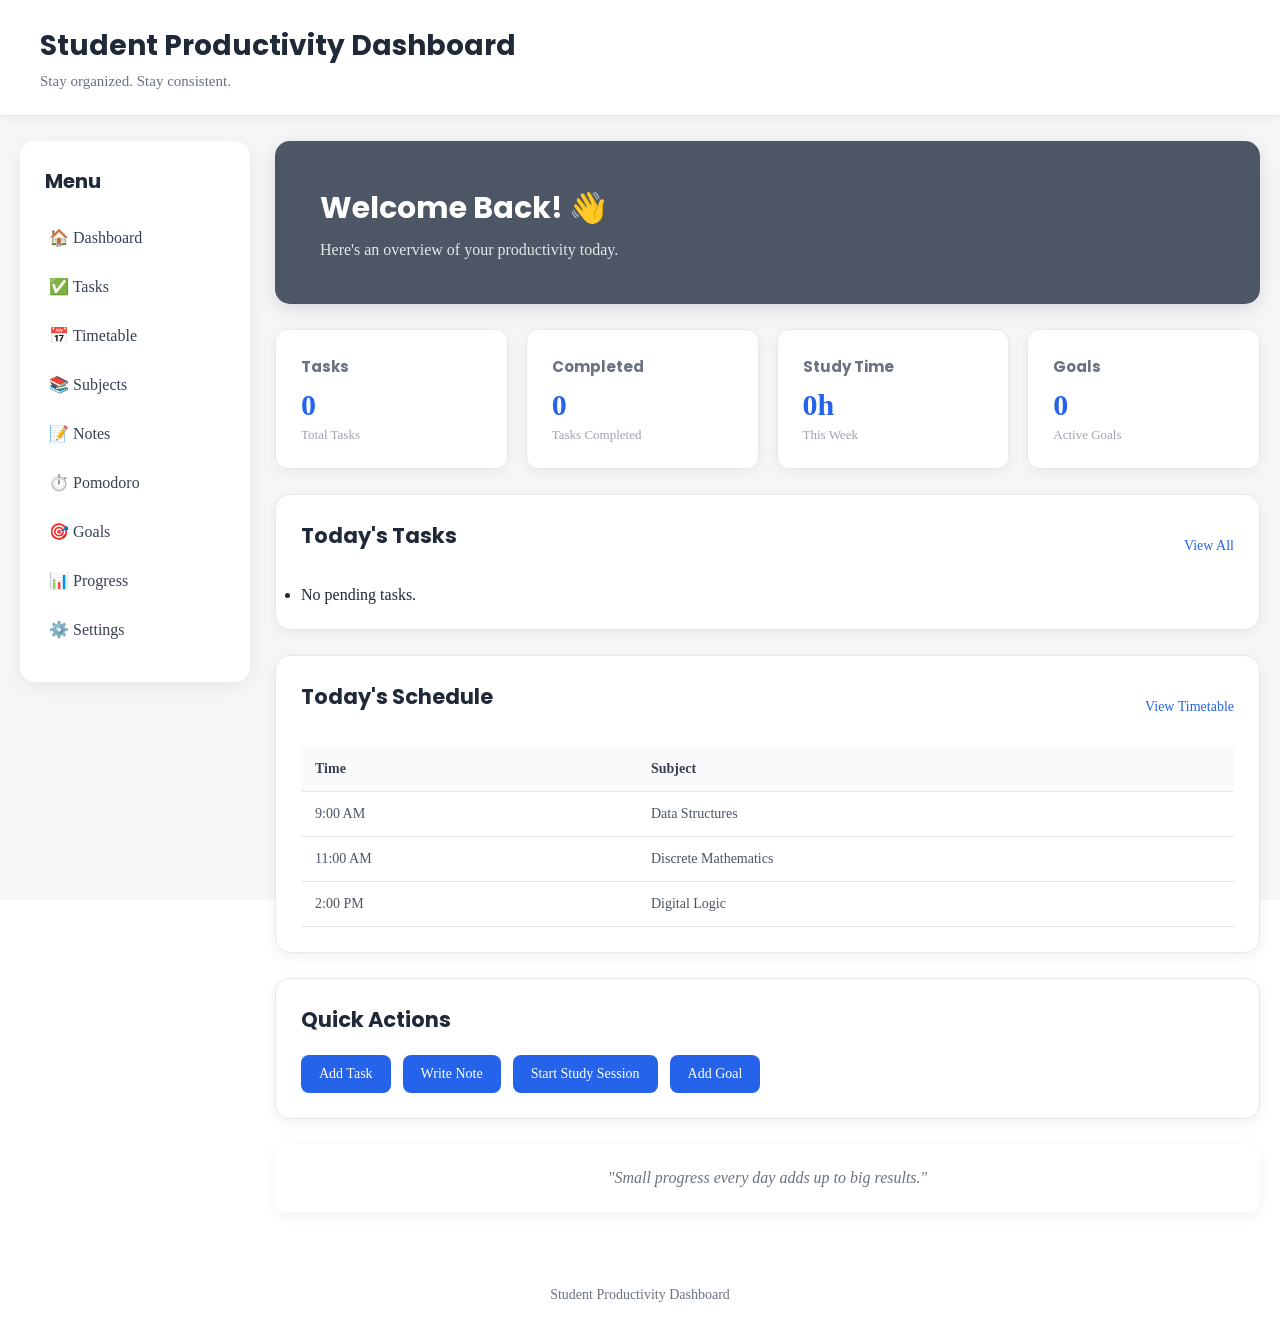
<file: index.html>
<!DOCTYPE html>
<html lang="en">

<head>
    <meta charset="UTF-8">
    <meta name="viewport" content="width=device-width, initial-scale=1.0">

    <title>Dashboard | Student Productivity</title>
<link rel="preconnect" href="https://fonts.googleapis.com">
<link rel="preconnect" href="https://fonts.gstatic.com" crossorigin>

<link
    href="https://fonts.googleapis.com/css2?family=Inter:wght@400;500;600;700;800&family=Poppins:wght@500;600;700&display=swap"
    rel="stylesheet"
>
    <link rel="stylesheet" href="style.css">
</head>

<body>

    <!-- ================= HEADER ================= -->

    <header>
        <h1>Student Productivity Dashboard</h1>
        <p>Stay organized. Stay consistent.</p>
    </header>


    <!-- ================= MAIN LAYOUT ================= -->

    <main>

        <!-- ================= SIDEBAR ================= -->

        <aside>

            <h2>Menu</h2>

            <nav>
                <ul>

                    <li>
                        <a href="index.html">🏠 Dashboard</a>
                    </li>

                    <li>
                        <a href="tasks.html">✅ Tasks</a>
                    </li>

                    <li>
                        <a href="timetable.html">📅 Timetable</a>
                    </li>

                    <li>
                        <a href="subjects.html">📚 Subjects</a>
                    </li>

                    <li>
                        <a href="notes.html">📝 Notes</a>
                    </li>

                    <li>
                        <a href="pomodoro.html">⏱️ Pomodoro</a>
                    </li>

                    <li>
                        <a href="goals.html">🎯 Goals</a>
                    </li>

                    <li>
                        <a href="progress.html">📊 Progress</a>
                    </li>

                    <li>
                        <a href="settings.html">⚙️ Settings</a>
                    </li>

                </ul>
            </nav>

        </aside>


        <!-- ================= DASHBOARD CONTENT ================= -->

        <section class="dashboard-content">


            <!-- Welcome -->

            <section class="welcome">

                <h2>Welcome Back! 👋</h2>

                <p>
                    Here's an overview of your productivity today.
                </p>

            </section>


            <!-- ================= SUMMARY CARDS ================= -->

            <section class="summary">

                <div class="card">

                    <h3>Tasks</h3>

                    <p id="totalTasks">0</p>

                    <span>Total Tasks</span>

                </div>


                <div class="card">

                    <h3>Completed</h3>

                    <p id="completedTasks">0</p>

                    <span>Tasks Completed</span>

                </div>


                <div class="card">

                    <h3>Study Time</h3>

                    <p id="studyTime">0h</p>

                    <span>This Week</span>

                </div>


                <div class="card">

                    <h3>Goals</h3>

                    <p id="totalGoals">0</p>

                    <span>Active Goals</span>

                </div>

            </section>


            <!-- ================= TODAY'S TASKS ================= -->

            <section class="dashboard-section">

                <div class="section-header">

                    <h2>Today's Tasks</h2>

                    <a href="tasks.html">View All</a>

                </div>


                <ul id="dashboardTaskList">

                    <li>No tasks for today.</li>

                </ul>

            </section>


            <!-- ================= TODAY'S TIMETABLE ================= -->

            <section class="dashboard-section">

                <div class="section-header">

                    <h2>Today's Schedule</h2>

                    <a href="timetable.html">View Timetable</a>

                </div>


                <table>

                    <thead>

                        <tr>
                            <th>Time</th>
                            <th>Subject</th>
                        </tr>

                    </thead>


                    <tbody>

                        <tr>
                            <td>9:00 AM</td>
                            <td>Data Structures</td>
                        </tr>

                        <tr>
                            <td>11:00 AM</td>
                            <td>Discrete Mathematics</td>
                        </tr>

                        <tr>
                            <td>2:00 PM</td>
                            <td>Digital Logic</td>
                        </tr>

                    </tbody>

                </table>

            </section>


            <!-- ================= QUICK ACTIONS ================= -->

            <section class="dashboard-section">

                <h2>Quick Actions</h2>


                <div class="quick-actions">

                    <a href="tasks.html">
                        <button>Add Task</button>
                    </a>

                    <a href="notes.html">
                        <button>Write Note</button>
                    </a>

                    <a href="pomodoro.html">
                        <button>Start Study Session</button>
                    </a>

                    <a href="goals.html">
                        <button>Add Goal</button>
                    </a>

                </div>

            </section>


            <!-- ================= MOTIVATION ================= -->

            <section class="quote">

                <p>
                    "Small progress every day adds up to big results."
                </p>

            </section>


        </section>

    </main>


    <!-- ================= FOOTER ================= -->

    <footer>

        <p>
            Student Productivity Dashboard
        </p>

    </footer>


    <!-- JavaScript -->

    <script src="app.js"></script>

</body>

</html>
</file>
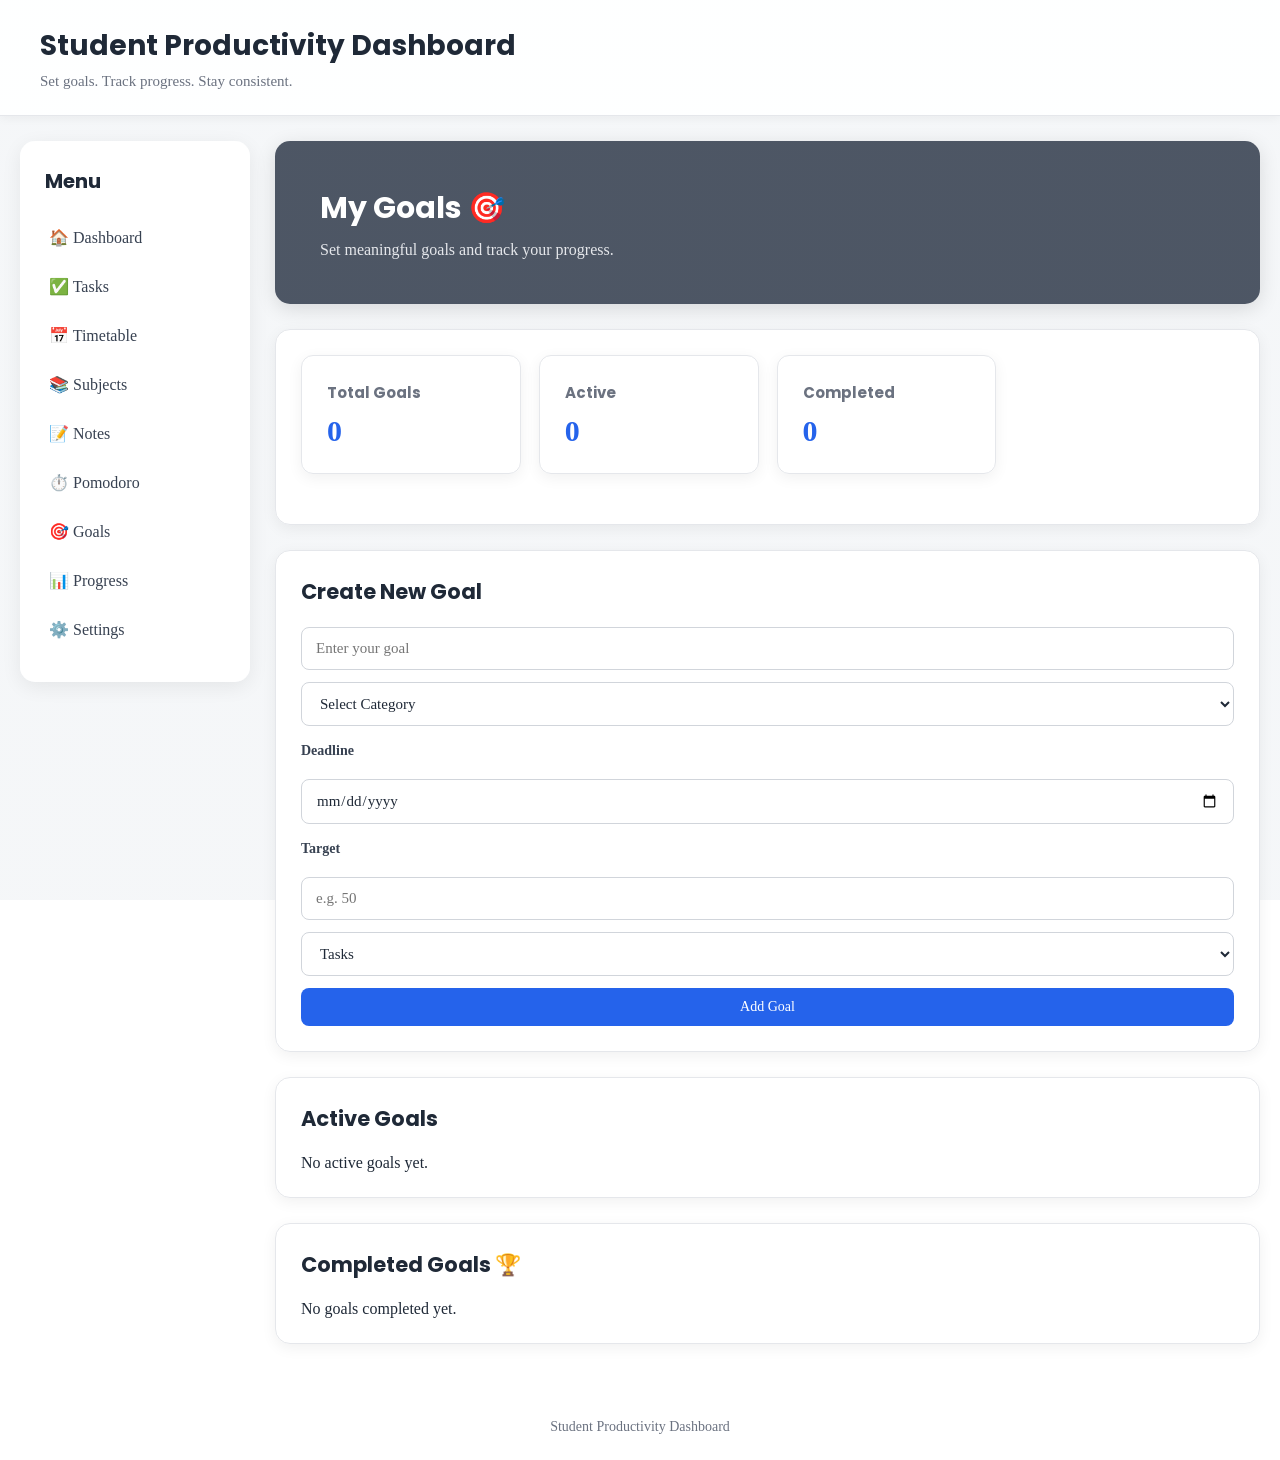
<file: goals.html>
<!DOCTYPE html>
<html lang="en">

<head>
    <meta charset="UTF-8">
    <meta name="viewport" content="width=device-width, initial-scale=1.0">

    <title>Goals | Student Productivity</title>
<link rel="preconnect" href="https://fonts.googleapis.com">
<link rel="preconnect" href="https://fonts.gstatic.com" crossorigin>

<link
    href="https://fonts.googleapis.com/css2?family=Inter:wght@400;500;600;700;800&family=Poppins:wght@500;600;700&display=swap"
    rel="stylesheet"
>
    <link rel="stylesheet" href="style.css">
</head>

<body>

    <!-- ================= HEADER ================= -->

    <header>
        <h1>Student Productivity Dashboard</h1>
        <p>Set goals. Track progress. Stay consistent.</p>
    </header>


    <!-- ================= MAIN LAYOUT ================= -->

    <main>

        <!-- ================= SIDEBAR ================= -->

        <aside>

            <h2>Menu</h2>

            <nav>
                <ul>

                    <li>
                        <a href="index.html">🏠 Dashboard</a>
                    </li>

                    <li>
                        <a href="tasks.html">✅ Tasks</a>
                    </li>

                    <li>
                        <a href="timetable.html">📅 Timetable</a>
                    </li>

                    <li>
                        <a href="subjects.html">📚 Subjects</a>
                    </li>

                    <li>
                        <a href="notes.html">📝 Notes</a>
                    </li>

                    <li>
                        <a href="pomodoro.html">⏱️ Pomodoro</a>
                    </li>

                    <li>
                        <a href="goals.html">🎯 Goals</a>
                    </li>

                    <li>
                        <a href="progress.html">📊 Progress</a>
                    </li>

                    <li>
                        <a href="settings.html">⚙️ Settings</a>
                    </li>

                </ul>
            </nav>

        </aside>


        <!-- ================= GOALS CONTENT ================= -->

        <section class="dashboard-content">


            <!-- ================= PAGE HEADING ================= -->

            <section class="welcome">

                <h2>My Goals 🎯</h2>

                <p>
                    Set meaningful goals and track your progress.
                </p>

            </section>


            <!-- ================= GOAL SUMMARY ================= -->

            <section class="dashboard-section">

                <div class="summary">

                    <div class="card">

                        <h3>Total Goals</h3>

                        <p id="totalGoals">
                            0
                        </p>

                    </div>


                    <div class="card">

                        <h3>Active</h3>

                        <p id="activeGoals">
                            0
                        </p>

                    </div>


                    <div class="card">

                        <h3>Completed</h3>

                        <p id="completedGoals">
                            0
                        </p>

                    </div>

                </div>

            </section>


            <!-- ================= ADD GOAL ================= -->

            <section class="dashboard-section">

                <h2>Create New Goal</h2>

                <form id="goalForm">


                    <!-- Goal Name -->

                    <input
                        type="text"
                        id="goalTitle"
                        placeholder="Enter your goal"
                        required
                    >


                    <!-- Category -->

                    <select id="goalCategory" required>

                        <option value="">
                            Select Category
                        </option>

                        <option value="Academic">
                            📚 Academic
                        </option>

                        <option value="Coding">
                            💻 Coding
                        </option>

                        <option value="Personal">
                            🌱 Personal
                        </option>

                        <option value="Health">
                            🏃 Health
                        </option>

                    </select>


                    <!-- Deadline -->

                    <label for="goalDeadline">
                        Deadline
                    </label>

                    <input
                        type="date"
                        id="goalDeadline"
                        required
                    >


                    <!-- Target -->

                    <label for="goalTarget">
                        Target
                    </label>

                    <input
                        type="number"
                        id="goalTarget"
                        placeholder="e.g. 50"
                        min="1"
                        required
                    >


                    <!-- Unit -->

                    <select id="goalUnit">

                        <option value="tasks">
                            Tasks
                        </option>

                        <option value="hours">
                            Hours
                        </option>

                        <option value="sessions">
                            Study Sessions
                        </option>

                        <option value="problems">
                            Problems
                        </option>

                    </select>


                    <button type="submit">
                        Add Goal
                    </button>

                </form>

            </section>


            <!-- ================= ACTIVE GOALS ================= -->

            <section class="dashboard-section">

                <h2>Active Goals</h2>

                <div id="goalsContainer">


                    <!-- Sample Goal -->

                    <div class="goal-card">

                        <div class="goal-header">

                            <h3>
                                Complete 50 LeetCode Problems
                            </h3>

                            <span class="goal-category">
                                💻 Coding
                            </span>

                        </div>


                        <p>
                            Deadline:
                            <strong>30 August 2026</strong>
                        </p>


                        <!-- Progress -->

                        <div class="progress-container">

                            <div class="progress-bar">

                                <div
                                    class="progress-fill"
                                    style="width: 40%;">
                                </div>

                            </div>

                            <p>
                                20 / 50 problems
                            </p>

                        </div>


                        <!-- Actions -->

                        <div class="goal-actions">

                            <button class="update-goal">
                                Update Progress
                            </button>

                            <button class="complete-goal">
                                Mark Complete
                            </button>

                            <button class="delete-goal">
                                Delete
                            </button>

                        </div>

                    </div>


                </div>

            </section>


            <!-- ================= COMPLETED GOALS ================= -->

            <section class="dashboard-section">

                <h2>Completed Goals 🏆</h2>

                <div id="completedGoalsContainer">

                    <p>
                        No goals completed yet.
                    </p>

                </div>

            </section>


        </section>

    </main>


    <!-- ================= FOOTER ================= -->

    <footer>

        <p>
            Student Productivity Dashboard
        </p>

    </footer>


    <!-- ================= JAVASCRIPT ================= -->

    <script src="app.js"></script>

</body>

</html>
</file>
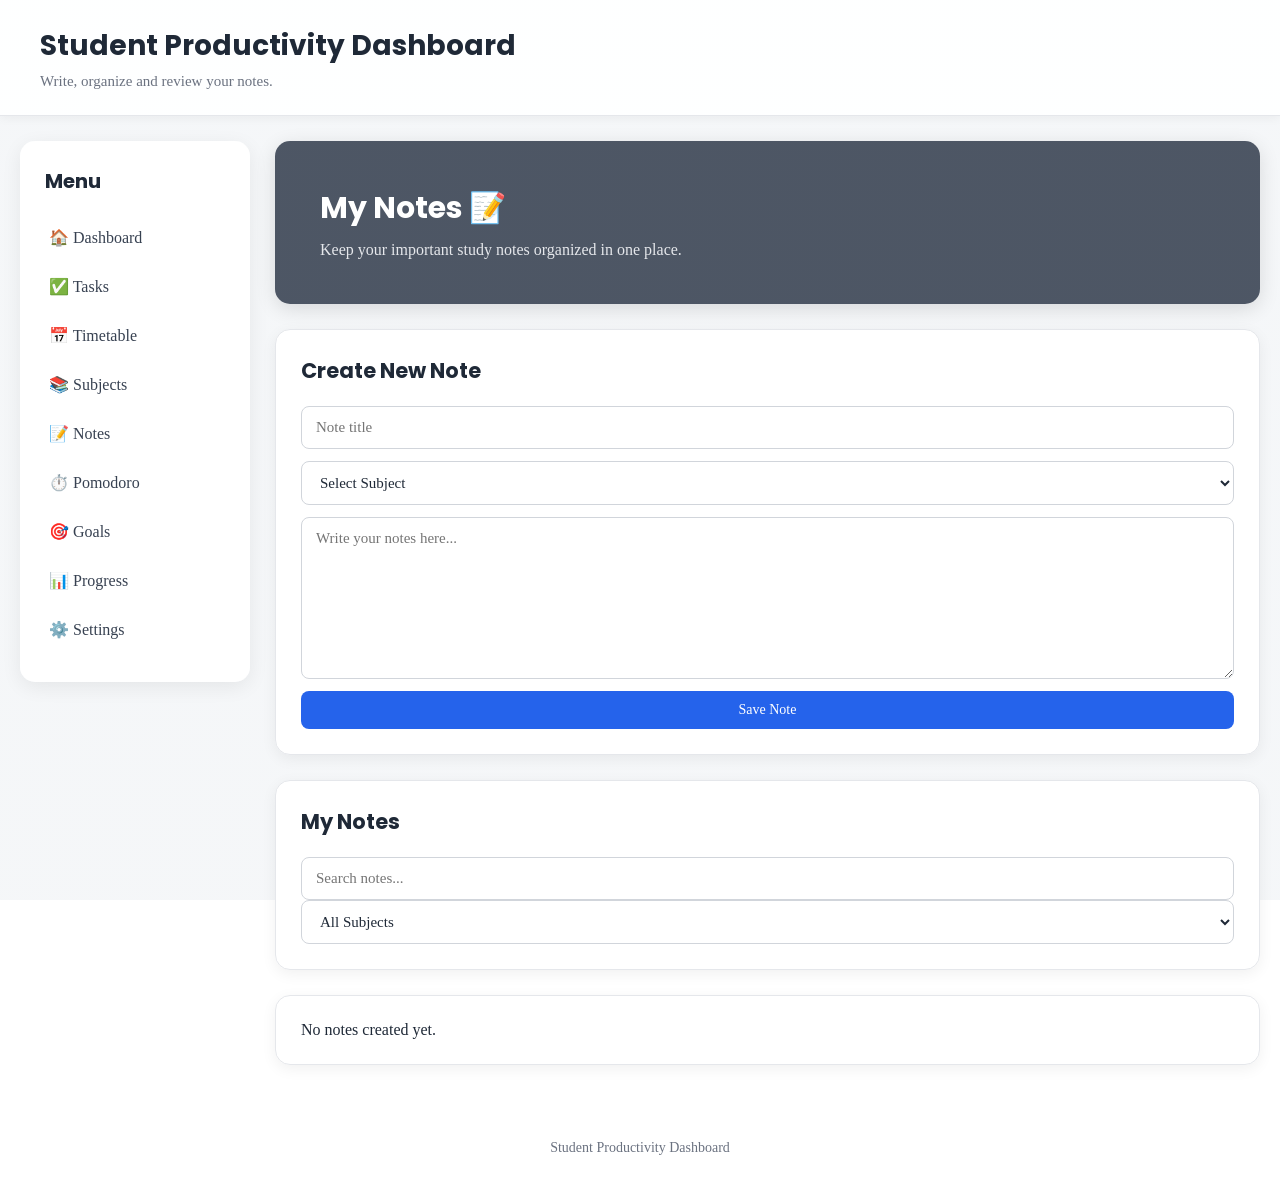
<file: notes.html>
<!DOCTYPE html>
<html lang="en">

<head>
    <meta charset="UTF-8">
    <meta name="viewport" content="width=device-width, initial-scale=1.0">

    <title>Notes | Student Productivity</title>
<link rel="preconnect" href="https://fonts.googleapis.com">
<link rel="preconnect" href="https://fonts.gstatic.com" crossorigin>

<link
    href="https://fonts.googleapis.com/css2?family=Inter:wght@400;500;600;700;800&family=Poppins:wght@500;600;700&display=swap"
    rel="stylesheet"
>
    <link rel="stylesheet" href="style.css">
</head>

<body>

    <!-- ================= HEADER ================= -->

    <header>
        <h1>Student Productivity Dashboard</h1>
        <p>Write, organize and review your notes.</p>
    </header>


    <!-- ================= MAIN LAYOUT ================= -->

    <main>

        <!-- ================= SIDEBAR ================= -->

        <aside>

            <h2>Menu</h2>

            <nav>
                <ul>

                    <li>
                        <a href="index.html">🏠 Dashboard</a>
                    </li>

                    <li>
                        <a href="tasks.html">✅ Tasks</a>
                    </li>

                    <li>
                        <a href="timetable.html">📅 Timetable</a>
                    </li>

                    <li>
                        <a href="subjects.html">📚 Subjects</a>
                    </li>

                    <li>
                        <a href="notes.html">📝 Notes</a>
                    </li>

                    <li>
                        <a href="pomodoro.html">⏱️ Pomodoro</a>
                    </li>

                    <li>
                        <a href="goals.html">🎯 Goals</a>
                    </li>

                    <li>
                        <a href="progress.html">📊 Progress</a>
                    </li>

                    <li>
                        <a href="settings.html">⚙️ Settings</a>
                    </li>

                </ul>
            </nav>

        </aside>


        <!-- ================= NOTES CONTENT ================= -->

        <section class="dashboard-content">


            <!-- Page Heading -->

            <section class="welcome">

                <h2>My Notes 📝</h2>

                <p>
                    Keep your important study notes organized in one place.
                </p>

            </section>


            <!-- ================= CREATE NOTE ================= -->

            <section class="dashboard-section">

                <h2>Create New Note</h2>

                <form id="noteForm">

                    <!-- Note Title -->

                    <input
                        type="text"
                        id="noteTitle"
                        placeholder="Note title"
                        required
                    >


                    <!-- Subject -->

                    <select id="noteSubject">

                        <option value="">
                            Select Subject
                        </option>

                        <option value="Data Structures">
                            Data Structures
                        </option>

                        <option value="Discrete Mathematics">
                            Discrete Mathematics
                        </option>

                        <option value="Digital Logic">
                            Digital Logic
                        </option>

                        <option value="Chemistry">
                            Chemistry
                        </option>

                        <option value="Environmental Science">
                            Environmental Science
                        </option>

                        <option value="English">
                            English
                        </option>

                    </select>


                    <!-- Note Content -->

                    <textarea
                        id="noteContent"
                        rows="8"
                        placeholder="Write your notes here..."
                        required
                    ></textarea>


                    <button type="submit">
                        Save Note
                    </button>

                </form>

            </section>


            <!-- ================= SEARCH NOTES ================= -->

            <section class="dashboard-section">

                <h2>My Notes</h2>

                <input
                    type="search"
                    id="noteSearch"
                    placeholder="Search notes..."
                >

                <select id="noteFilter">

                    <option value="all">
                        All Subjects
                    </option>

                    <option value="Data Structures">
                        Data Structures
                    </option>

                    <option value="Discrete Mathematics">
                        Discrete Mathematics
                    </option>

                    <option value="Digital Logic">
                        Digital Logic
                    </option>

                    <option value="Chemistry">
                        Chemistry
                    </option>

                    <option value="Environmental Science">
                        Environmental Science
                    </option>

                    <option value="English">
                        English
                    </option>

                </select>

            </section>


            <!-- ================= NOTES LIST ================= -->

            <section class="dashboard-section">

                <div id="notesContainer">

                    <!-- Notes will be added here using JavaScript -->

                    <div class="note-card">

                        <h3>Sample Note</h3>

                        <p>
                            Your saved notes will appear here.
                        </p>

                        <span>
                            Data Structures
                        </span>

                        <button class="delete-note">
                            Delete
                        </button>

                    </div>

                </div>

            </section>


        </section>

    </main>


    <!-- ================= FOOTER ================= -->

    <footer>

        <p>
            Student Productivity Dashboard
        </p>

    </footer>


    <!-- ================= JAVASCRIPT ================= -->

    <script src="app.js"></script>

</body>

</html>
</file>
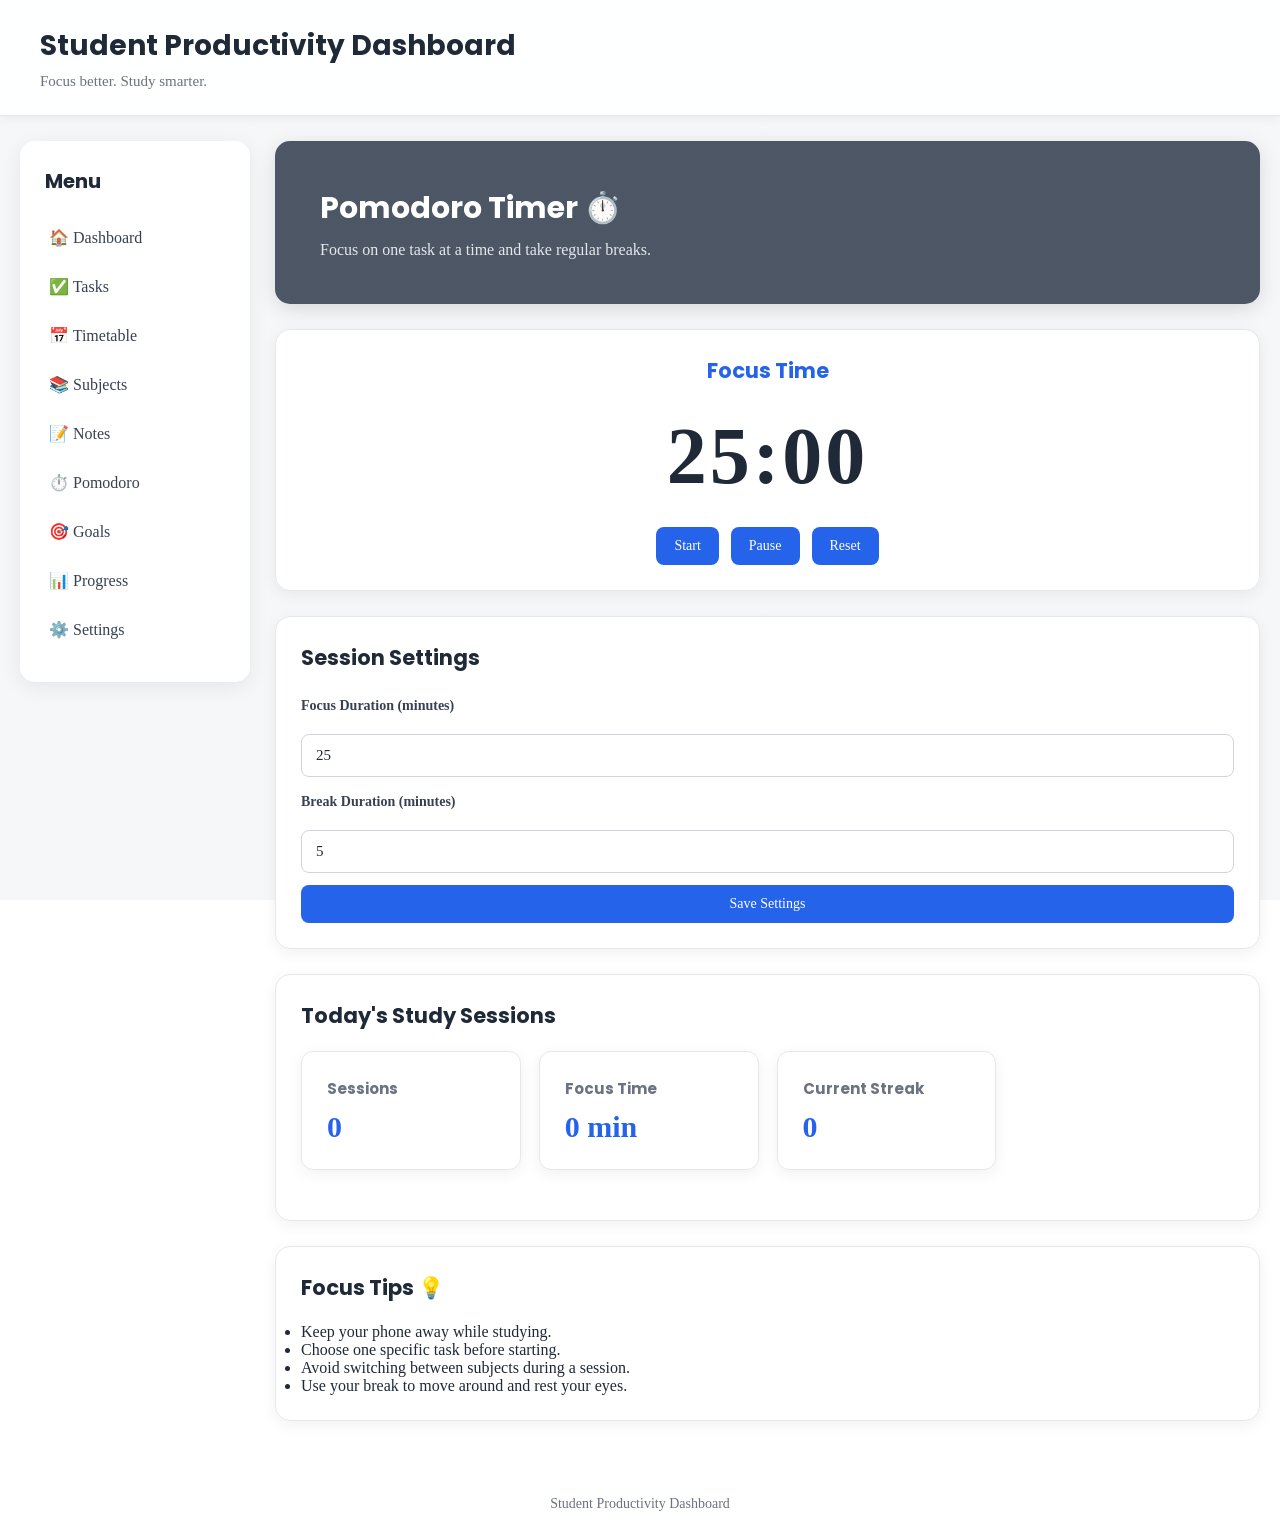
<file: pomodoro.html>
<!DOCTYPE html>
<html lang="en">

<head>
    <meta charset="UTF-8">
    <meta name="viewport" content="width=device-width, initial-scale=1.0">

    <title>Pomodoro | Student Productivity</title>
<link rel="preconnect" href="https://fonts.googleapis.com">
<link rel="preconnect" href="https://fonts.gstatic.com" crossorigin>

<link
    href="https://fonts.googleapis.com/css2?family=Inter:wght@400;500;600;700;800&family=Poppins:wght@500;600;700&display=swap"
    rel="stylesheet"
>
    <link rel="stylesheet" href="style.css">
</head>

<body>

    <!-- ================= HEADER ================= -->

    <header>
        <h1>Student Productivity Dashboard</h1>
        <p>Focus better. Study smarter.</p>
    </header>


    <!-- ================= MAIN LAYOUT ================= -->

    <main>

        <!-- ================= SIDEBAR ================= -->

        <aside>

            <h2>Menu</h2>

            <nav>
                <ul>

                    <li>
                        <a href="index.html">🏠 Dashboard</a>
                    </li>

                    <li>
                        <a href="tasks.html">✅ Tasks</a>
                    </li>

                    <li>
                        <a href="timetable.html">📅 Timetable</a>
                    </li>

                    <li>
                        <a href="subjects.html">📚 Subjects</a>
                    </li>

                    <li>
                        <a href="notes.html">📝 Notes</a>
                    </li>

                    <li>
                        <a href="pomodoro.html">⏱️ Pomodoro</a>
                    </li>

                    <li>
                        <a href="goals.html">🎯 Goals</a>
                    </li>

                    <li>
                        <a href="progress.html">📊 Progress</a>
                    </li>

                    <li>
                        <a href="settings.html">⚙️ Settings</a>
                    </li>

                </ul>
            </nav>

        </aside>


        <!-- ================= POMODORO CONTENT ================= -->

        <section class="dashboard-content">


            <!-- Page Heading -->

            <section class="welcome">

                <h2>Pomodoro Timer ⏱️</h2>

                <p>
                    Focus on one task at a time and take regular breaks.
                </p>

            </section>


            <!-- ================= TIMER ================= -->

            <section class="dashboard-section timer-section">

                <h2 id="timerMode">
                    Focus Time
                </h2>


                <div id="timerDisplay">
                    25:00
                </div>


                <!-- Timer Controls -->

                <div class="timer-controls">

                    <button id="startTimer">
                        Start
                    </button>

                    <button id="pauseTimer">
                        Pause
                    </button>

                    <button id="resetTimer">
                        Reset
                    </button>

                </div>

            </section>


            <!-- ================= SESSION SETTINGS ================= -->

            <section class="dashboard-section">

                <h2>Session Settings</h2>

                <form id="timerSettings">

                    <label for="focusDuration">
                        Focus Duration (minutes)
                    </label>

                    <input
                        type="number"
                        id="focusDuration"
                        value="25"
                        min="1"
                        max="120"
                    >


                    <label for="breakDuration">
                        Break Duration (minutes)
                    </label>

                    <input
                        type="number"
                        id="breakDuration"
                        value="5"
                        min="1"
                        max="60"
                    >


                    <button type="submit">
                        Save Settings
                    </button>

                </form>

            </section>


            <!-- ================= SESSION STATISTICS ================= -->

            <section class="dashboard-section">

                <h2>Today's Study Sessions</h2>

                <div class="summary">

                    <div class="card">

                        <h3>Sessions</h3>

                        <p id="sessionCount">
                            0
                        </p>

                    </div>


                    <div class="card">

                        <h3>Focus Time</h3>

                        <p id="focusTime">
                            0 min
                        </p>

                    </div>


                    <div class="card">

                        <h3>Current Streak</h3>

                        <p id="studyStreak">
                            0
                        </p>

                    </div>

                </div>

            </section>


            <!-- ================= STUDY TIPS ================= -->

            <section class="dashboard-section">

                <h2>Focus Tips 💡</h2>

                <ul>

                    <li>
                        Keep your phone away while studying.
                    </li>

                    <li>
                        Choose one specific task before starting.
                    </li>

                    <li>
                        Avoid switching between subjects during a session.
                    </li>

                    <li>
                        Use your break to move around and rest your eyes.
                    </li>

                </ul>

            </section>


        </section>

    </main>


    <!-- ================= FOOTER ================= -->

    <footer>

        <p>
            Student Productivity Dashboard
        </p>

    </footer>


    <!-- ================= JAVASCRIPT ================= -->

    <script src="app.js"></script>

</body>

</html>
</file>
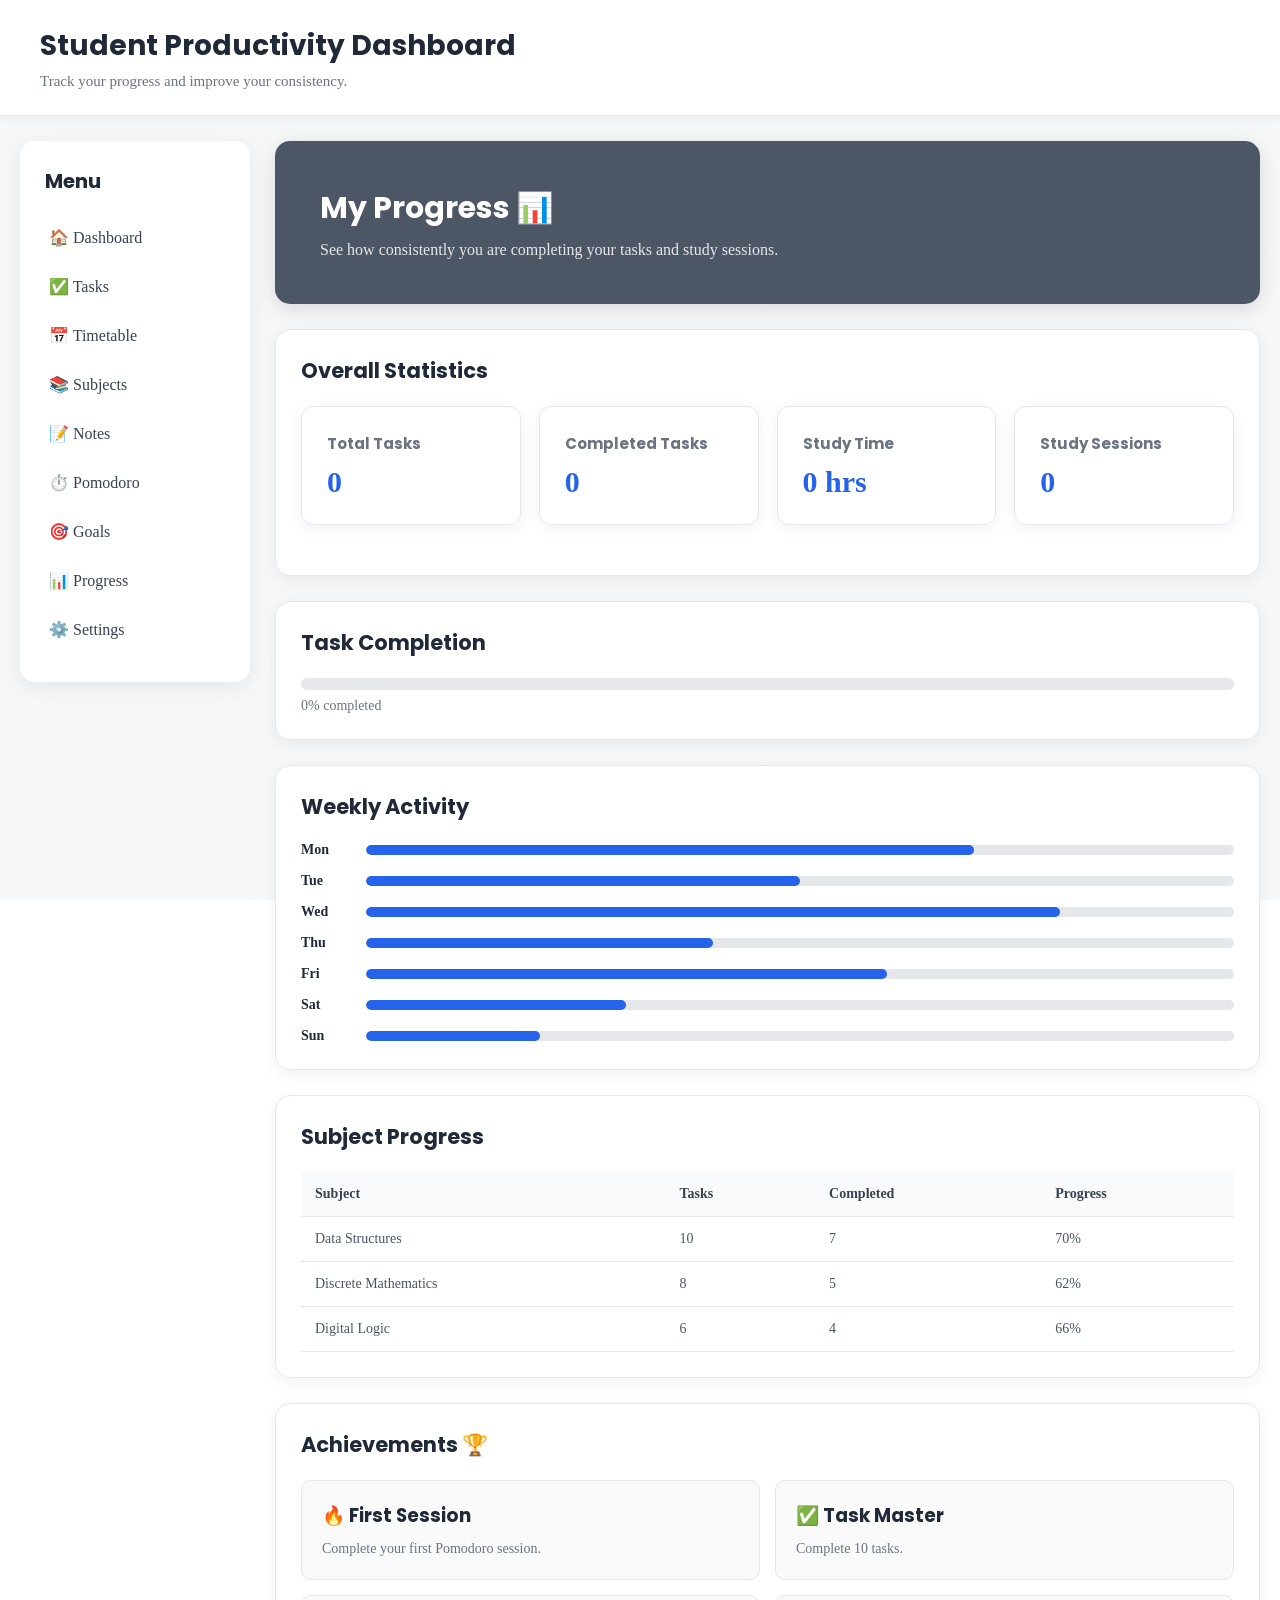
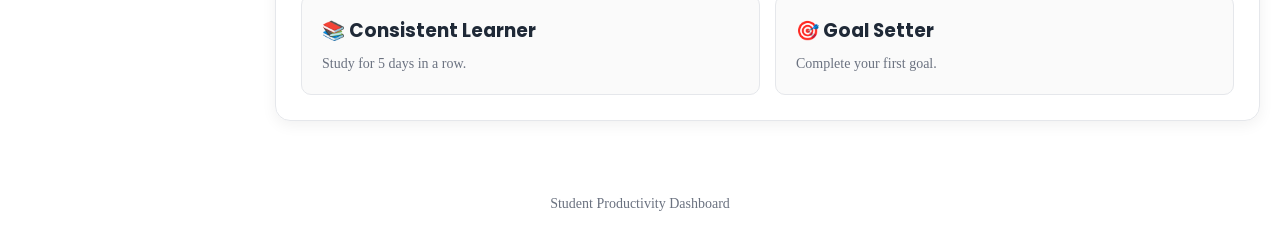
<file: progress.html>
<!DOCTYPE html>
<html lang="en">

<head>
    <meta charset="UTF-8">
    <meta name="viewport" content="width=device-width, initial-scale=1.0">

    <title>Progress | Student Productivity</title>
<link rel="preconnect" href="https://fonts.googleapis.com">
<link rel="preconnect" href="https://fonts.gstatic.com" crossorigin>

<link
    href="https://fonts.googleapis.com/css2?family=Inter:wght@400;500;600;700;800&family=Poppins:wght@500;600;700&display=swap"
    rel="stylesheet"
>
    <link rel="stylesheet" href="style.css">
</head>

<body>

    <!-- ================= HEADER ================= -->

    <header>
        <h1>Student Productivity Dashboard</h1>
        <p>Track your progress and improve your consistency.</p>
    </header>


    <!-- ================= MAIN LAYOUT ================= -->

    <main>

        <!-- ================= SIDEBAR ================= -->

        <aside>

            <h2>Menu</h2>

            <nav>
                <ul>

                    <li>
                        <a href="index.html">🏠 Dashboard</a>
                    </li>

                    <li>
                        <a href="tasks.html">✅ Tasks</a>
                    </li>

                    <li>
                        <a href="timetable.html">📅 Timetable</a>
                    </li>

                    <li>
                        <a href="subjects.html">📚 Subjects</a>
                    </li>

                    <li>
                        <a href="notes.html">📝 Notes</a>
                    </li>

                    <li>
                        <a href="pomodoro.html">⏱️ Pomodoro</a>
                    </li>

                    <li>
                        <a href="goals.html">🎯 Goals</a>
                    </li>

                    <li>
                        <a href="progress.html">📊 Progress</a>
                    </li>

                    <li>
                        <a href="settings.html">⚙️ Settings</a>
                    </li>

                </ul>
            </nav>

        </aside>


        <!-- ================= PROGRESS CONTENT ================= -->

        <section class="dashboard-content">


            <!-- ================= PAGE HEADING ================= -->

            <section class="welcome">

                <h2>My Progress 📊</h2>

                <p>
                    See how consistently you are completing your tasks
                    and study sessions.
                </p>

            </section>


            <!-- ================= OVERALL STATISTICS ================= -->

            <section class="dashboard-section">

                <h2>Overall Statistics</h2>

                <div class="summary">

                    <div class="card">

                        <h3>Total Tasks</h3>

                        <p id="progressTotalTasks">
                            0
                        </p>

                    </div>


                    <div class="card">

                        <h3>Completed Tasks</h3>

                        <p id="progressCompletedTasks">
                            0
                        </p>

                    </div>


                    <div class="card">

                        <h3>Study Time</h3>

                        <p id="progressStudyTime">
                            0 hrs
                        </p>

                    </div>


                    <div class="card">

                        <h3>Study Sessions</h3>

                        <p id="progressSessions">
                            0
                        </p>

                    </div>

                </div>

            </section>


            <!-- ================= TASK COMPLETION ================= -->

            <section class="dashboard-section">

                <h2>Task Completion</h2>

                <div class="progress-container">

                    <div class="progress-bar">

                        <div
                            id="taskProgress"
                            class="progress-fill"
                            style="width: 0%;">
                        </div>

                    </div>

                    <p id="taskProgressText">
                        0% completed
                    </p>

                </div>

            </section>


            <!-- ================= WEEKLY PROGRESS ================= -->

            <section class="dashboard-section">

                <h2>Weekly Activity</h2>

                <div class="weekly-progress">

                    <div class="day-progress">

                        <span>Mon</span>

                        <div class="mini-progress">
                            <div
                                class="mini-progress-fill"
                                style="width: 70%;">
                            </div>
                        </div>

                    </div>


                    <div class="day-progress">

                        <span>Tue</span>

                        <div class="mini-progress">
                            <div
                                class="mini-progress-fill"
                                style="width: 50%;">
                            </div>
                        </div>

                    </div>


                    <div class="day-progress">

                        <span>Wed</span>

                        <div class="mini-progress">
                            <div
                                class="mini-progress-fill"
                                style="width: 80%;">
                            </div>
                        </div>

                    </div>


                    <div class="day-progress">

                        <span>Thu</span>

                        <div class="mini-progress">
                            <div
                                class="mini-progress-fill"
                                style="width: 40%;">
                            </div>
                        </div>

                    </div>


                    <div class="day-progress">

                        <span>Fri</span>

                        <div class="mini-progress">
                            <div
                                class="mini-progress-fill"
                                style="width: 60%;">
                            </div>
                        </div>

                    </div>


                    <div class="day-progress">

                        <span>Sat</span>

                        <div class="mini-progress">
                            <div
                                class="mini-progress-fill"
                                style="width: 30%;">
                            </div>
                        </div>

                    </div>


                    <div class="day-progress">

                        <span>Sun</span>

                        <div class="mini-progress">
                            <div
                                class="mini-progress-fill"
                                style="width: 20%;">
                            </div>
                        </div>

                    </div>

                </div>

            </section>


            <!-- ================= SUBJECT PROGRESS ================= -->

            <section class="dashboard-section">

                <h2>Subject Progress</h2>

                <table>

                    <thead>

                        <tr>
                            <th>Subject</th>
                            <th>Tasks</th>
                            <th>Completed</th>
                            <th>Progress</th>
                        </tr>

                    </thead>


                    <tbody>

                        <tr>

                            <td>
                                Data Structures
                            </td>

                            <td>
                                10
                            </td>

                            <td>
                                7
                            </td>

                            <td>
                                70%
                            </td>

                        </tr>


                        <tr>

                            <td>
                                Discrete Mathematics
                            </td>

                            <td>
                                8
                            </td>

                            <td>
                                5
                            </td>

                            <td>
                                62%
                            </td>

                        </tr>


                        <tr>

                            <td>
                                Digital Logic
                            </td>

                            <td>
                                6
                            </td>

                            <td>
                                4
                            </td>

                            <td>
                                66%
                            </td>

                        </tr>

                    </tbody>

                </table>

            </section>


            <!-- ================= ACHIEVEMENTS ================= -->

            <section class="dashboard-section">

                <h2>Achievements 🏆</h2>

                <div class="achievements">

                    <div class="achievement-card">

                        <h3>🔥 First Session</h3>

                        <p>
                            Complete your first Pomodoro session.
                        </p>

                    </div>


                    <div class="achievement-card">

                        <h3>✅ Task Master</h3>

                        <p>
                            Complete 10 tasks.
                        </p>

                    </div>


                    <div class="achievement-card">

                        <h3>📚 Consistent Learner</h3>

                        <p>
                            Study for 5 days in a row.
                        </p>

                    </div>


                    <div class="achievement-card">

                        <h3>🎯 Goal Setter</h3>

                        <p>
                            Complete your first goal.
                        </p>

                    </div>

                </div>

            </section>


        </section>

    </main>


    <!-- ================= FOOTER ================= -->

    <footer>

        <p>
            Student Productivity Dashboard
        </p>

    </footer>


    <!-- ================= JAVASCRIPT ================= -->

    <script src="app.js"></script>

</body>

</html>
</file>
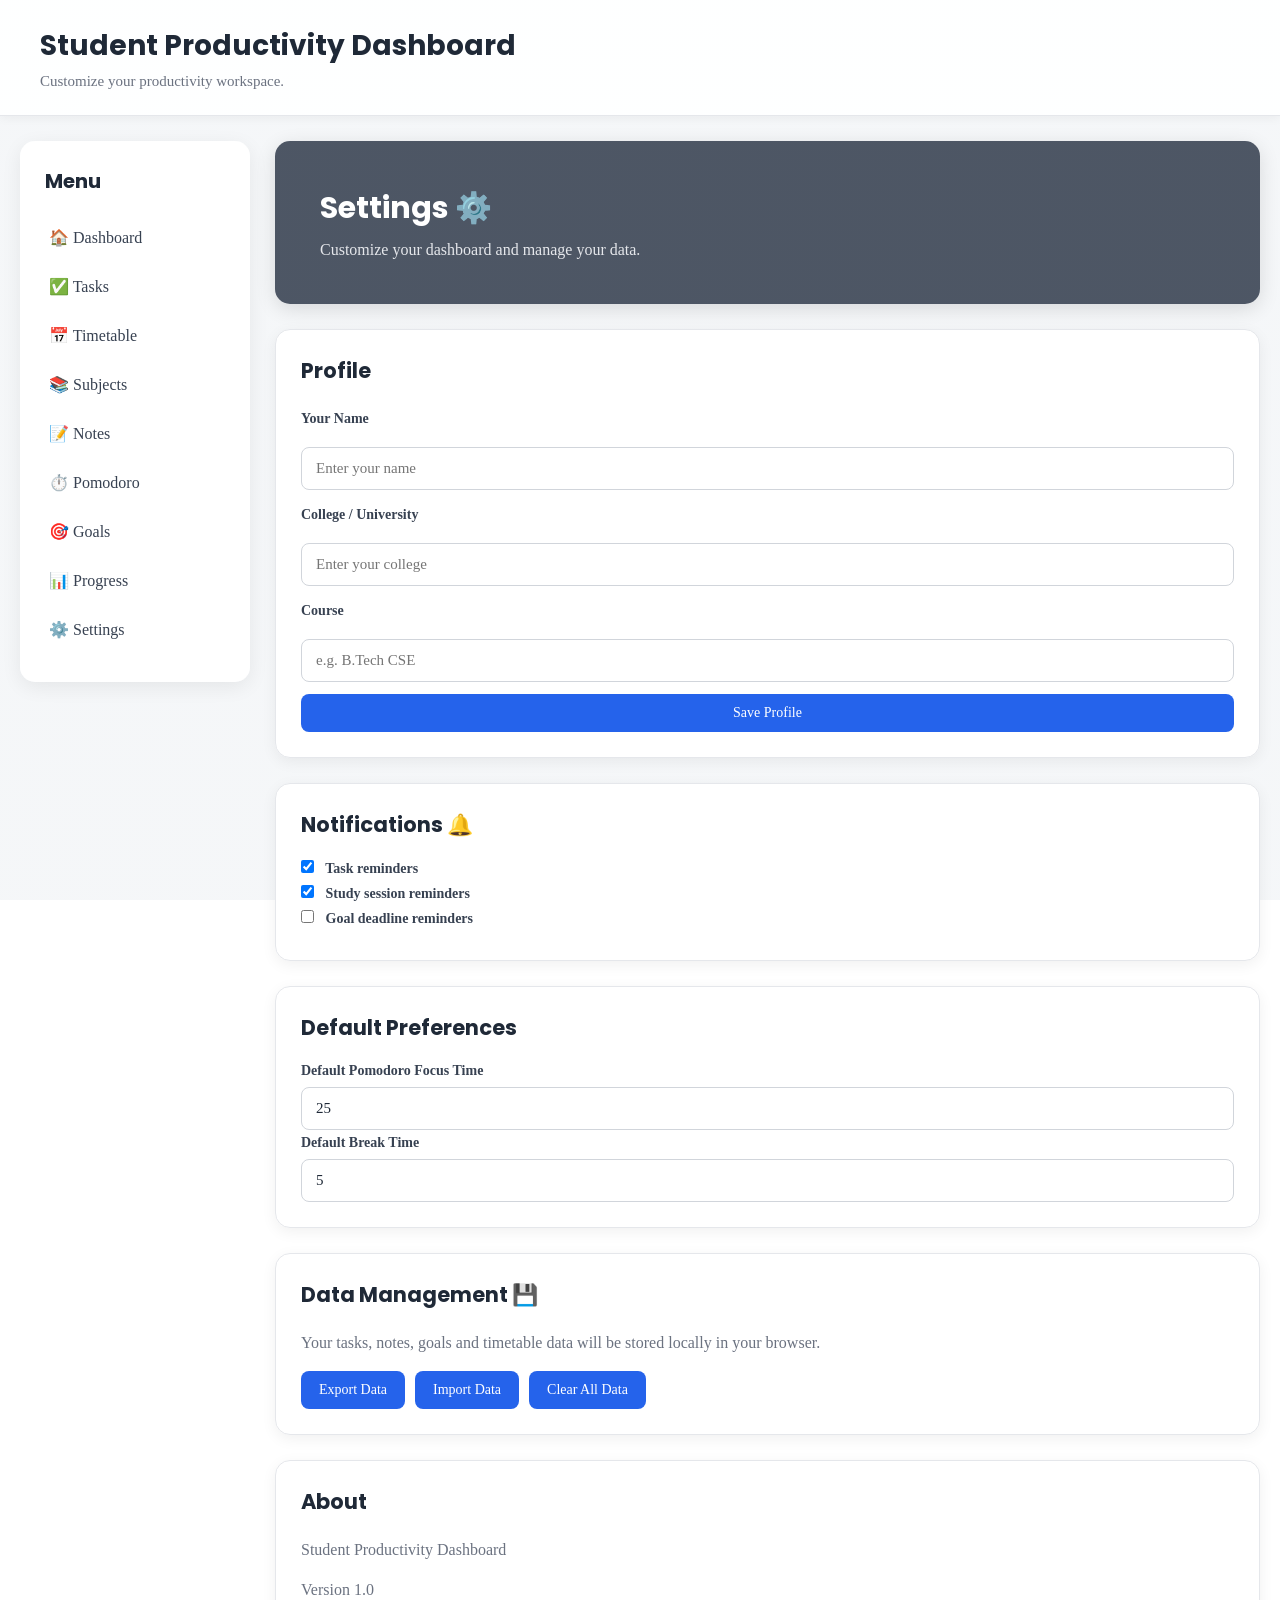
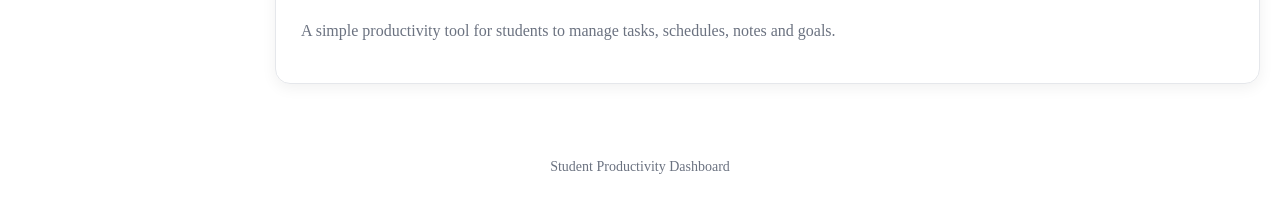
<file: settings.html>
<!DOCTYPE html>
<html lang="en">

<head>
    <meta charset="UTF-8">
    <meta name="viewport" content="width=device-width, initial-scale=1.0">

    <title>Settings | Student Productivity</title>
<link rel="preconnect" href="https://fonts.googleapis.com">
<link rel="preconnect" href="https://fonts.gstatic.com" crossorigin>

<link
    href="https://fonts.googleapis.com/css2?family=Inter:wght@400;500;600;700;800&family=Poppins:wght@500;600;700&display=swap"
    rel="stylesheet"
>
    <link rel="stylesheet" href="style.css">
</head>

<body>

    <!-- ================= HEADER ================= -->

    <header>
        <h1>Student Productivity Dashboard</h1>
        <p>Customize your productivity workspace.</p>
    </header>


    <!-- ================= MAIN LAYOUT ================= -->

    <main>

        <!-- ================= SIDEBAR ================= -->

        <aside>

            <h2>Menu</h2>

            <nav>
                <ul>

                    <li>
                        <a href="index.html">🏠 Dashboard</a>
                    </li>

                    <li>
                        <a href="tasks.html">✅ Tasks</a>
                    </li>

                    <li>
                        <a href="timetable.html">📅 Timetable</a>
                    </li>

                    <li>
                        <a href="subjects.html">📚 Subjects</a>
                    </li>

                    <li>
                        <a href="notes.html">📝 Notes</a>
                    </li>

                    <li>
                        <a href="pomodoro.html">⏱️ Pomodoro</a>
                    </li>

                    <li>
                        <a href="goals.html">🎯 Goals</a>
                    </li>

                    <li>
                        <a href="progress.html">📊 Progress</a>
                    </li>

                    <li>
                        <a href="settings.html">⚙️ Settings</a>
                    </li>

                </ul>
            </nav>

        </aside>


        <!-- ================= SETTINGS CONTENT ================= -->

        <section class="dashboard-content">


            <!-- ================= PAGE HEADING ================= -->

            <section class="welcome">

                <h2>Settings ⚙️</h2>

                <p>
                    Customize your dashboard and manage your data.
                </p>

            </section>


            <!-- ================= PROFILE SETTINGS ================= -->

            <section class="dashboard-section">

                <h2>Profile</h2>

                <form id="profileForm">

                    <label for="userName">
                        Your Name
                    </label>

                    <input
                        type="text"
                        id="userName"
                        placeholder="Enter your name"
                    >


                    <label for="userCollege">
                        College / University
                    </label>

                    <input
                        type="text"
                        id="userCollege"
                        placeholder="Enter your college"
                    >


                    <label for="userCourse">
                        Course
                    </label>

                    <input
                        type="text"
                        id="userCourse"
                        placeholder="e.g. B.Tech CSE"
                    >


                    <button type="submit">
                        Save Profile
                    </button>

                </form>

            </section>


            <!-- ================= APPEARANCE ================= -->


            <!-- ================= NOTIFICATIONS ================= -->

            <section class="dashboard-section">

                <h2>Notifications 🔔</h2>

                <label>

                    <input
                        type="checkbox"
                        id="taskReminder"
                        checked
                    >

                    Task reminders

                </label>


                <label>

                    <input
                        type="checkbox"
                        id="studyReminder"
                        checked
                    >

                    Study session reminders

                </label>


                <label>

                    <input
                        type="checkbox"
                        id="goalReminder"
                    >

                    Goal deadline reminders

                </label>

            </section>


            <!-- ================= DEFAULT SETTINGS ================= -->

            <section class="dashboard-section">

                <h2>Default Preferences</h2>

                <label for="defaultFocusTime">
                    Default Pomodoro Focus Time
                </label>

                <input
                    type="number"
                    id="defaultFocusTime"
                    value="25"
                    min="1"
                    max="120"
                >


                <label for="defaultBreakTime">
                    Default Break Time
                </label>

                <input
                    type="number"
                    id="defaultBreakTime"
                    value="5"
                    min="1"
                    max="60"
                >

            </section>


            <!-- ================= DATA MANAGEMENT ================= -->

            <section class="dashboard-section">

                <h2>Data Management 💾</h2>

                <p>
                    Your tasks, notes, goals and timetable data
                    will be stored locally in your browser.
                </p>


                <div class="settings-actions">

                    <button id="exportData">
                        Export Data
                    </button>


                    <button id="importData">
                        Import Data
                    </button>


                    <button id="clearData">
                        Clear All Data
                    </button>

                </div>

            </section>


            <!-- ================= ABOUT ================= -->

            <section class="dashboard-section">

                <h2>About</h2>

                <p>
                    Student Productivity Dashboard
                </p>

                <p>
                    Version 1.0
                </p>

                <p>
                    A simple productivity tool for students
                    to manage tasks, schedules, notes and goals.
                </p>

            </section>


        </section>

    </main>


    <!-- ================= FOOTER ================= -->

    <footer>

        <p>
            Student Productivity Dashboard
        </p>

    </footer>


    <!-- ================= JAVASCRIPT ================= -->

    <script src="app.js"></script>

</body>

</html>
</file>
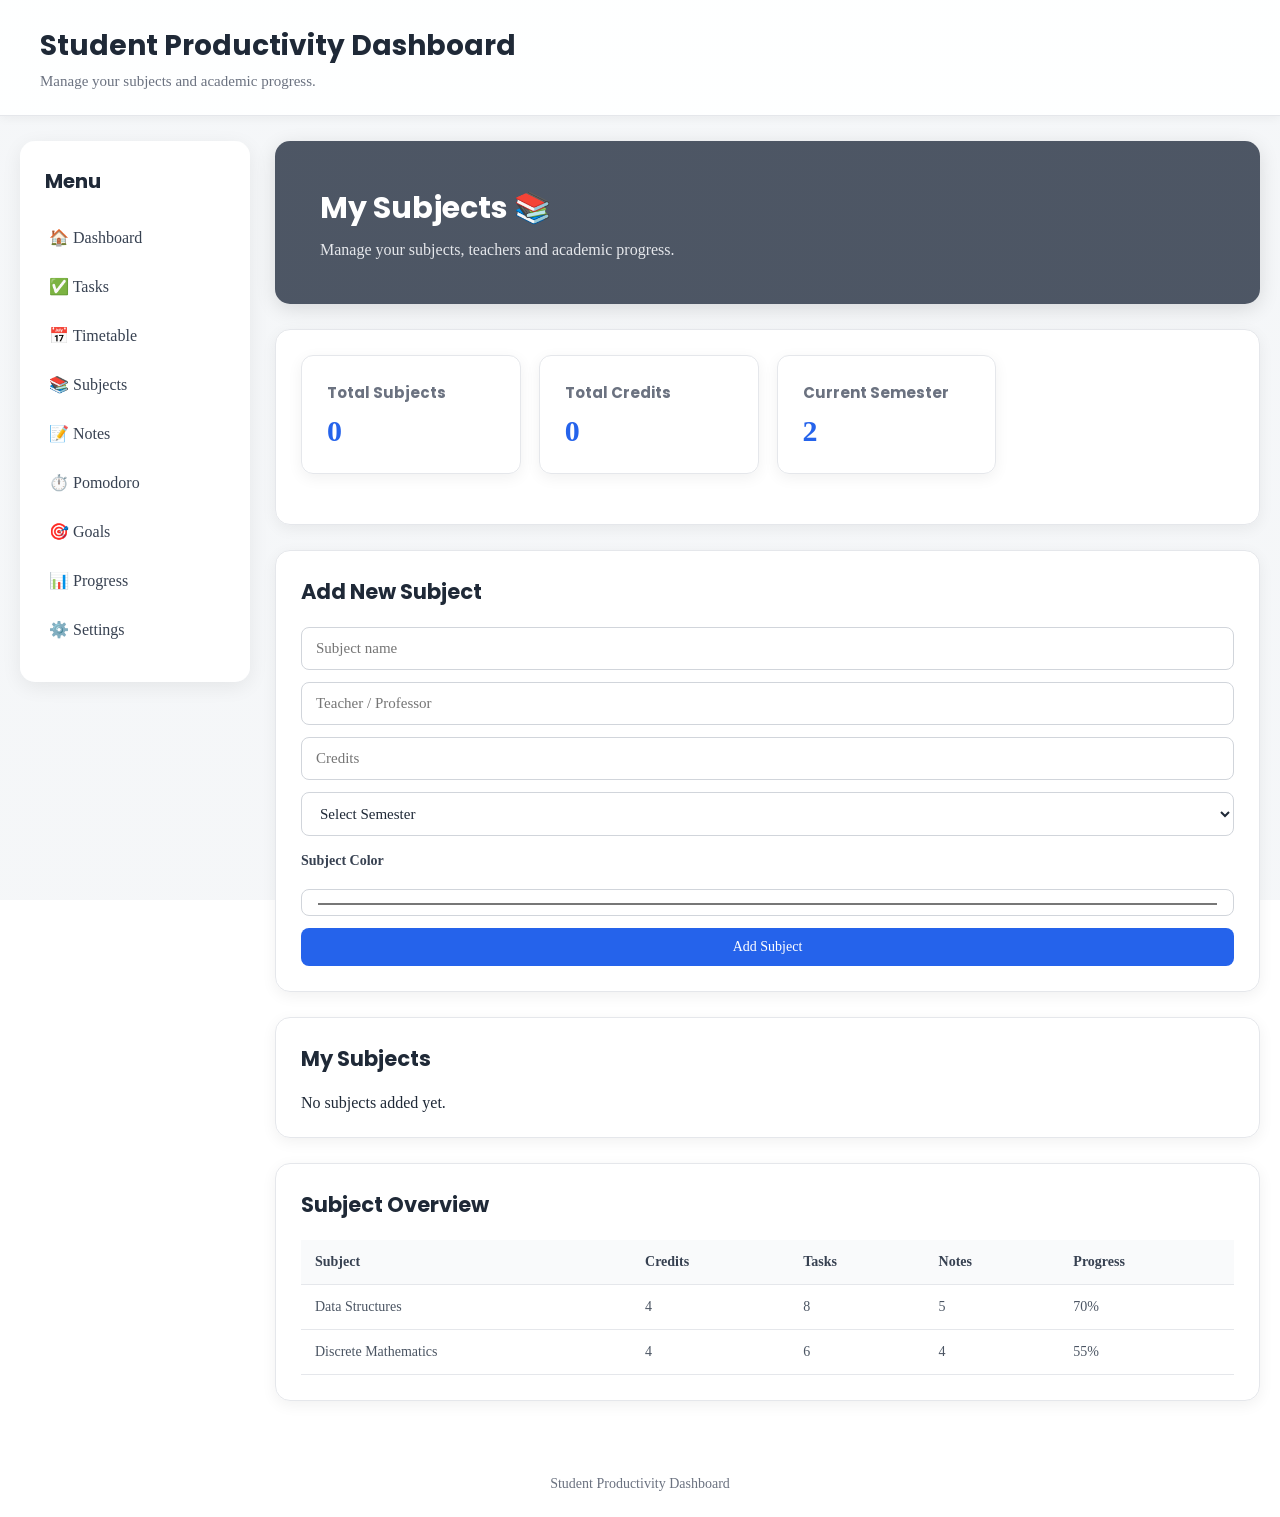
<file: subjects.html>
<!DOCTYPE html>
<html lang="en">

<head>
    <meta charset="UTF-8">
    <meta name="viewport" content="width=device-width, initial-scale=1.0">

    <title>Subjects | Student Productivity</title>
<link rel="preconnect" href="https://fonts.googleapis.com">
<link rel="preconnect" href="https://fonts.gstatic.com" crossorigin>

<link
    href="https://fonts.googleapis.com/css2?family=Inter:wght@400;500;600;700;800&family=Poppins:wght@500;600;700&display=swap"
    rel="stylesheet"
>
    <link rel="stylesheet" href="style.css">
</head>

<body>

    <!-- ================= HEADER ================= -->

    <header>
        <h1>Student Productivity Dashboard</h1>
        <p>Manage your subjects and academic progress.</p>
    </header>


    <!-- ================= MAIN LAYOUT ================= -->

    <main>

        <!-- ================= SIDEBAR ================= -->

        <aside>

            <h2>Menu</h2>

            <nav>
                <ul>

                    <li>
                        <a href="index.html">🏠 Dashboard</a>
                    </li>

                    <li>
                        <a href="tasks.html">✅ Tasks</a>
                    </li>

                    <li>
                        <a href="timetable.html">📅 Timetable</a>
                    </li>

                    <li>
                        <a href="subjects.html">📚 Subjects</a>
                    </li>

                    <li>
                        <a href="notes.html">📝 Notes</a>
                    </li>

                    <li>
                        <a href="pomodoro.html">⏱️ Pomodoro</a>
                    </li>

                    <li>
                        <a href="goals.html">🎯 Goals</a>
                    </li>

                    <li>
                        <a href="progress.html">📊 Progress</a>
                    </li>

                    <li>
                        <a href="settings.html">⚙️ Settings</a>
                    </li>

                </ul>
            </nav>

        </aside>


        <!-- ================= SUBJECT CONTENT ================= -->

        <section class="dashboard-content">


            <!-- ================= PAGE HEADING ================= -->

            <section class="welcome">

                <h2>My Subjects 📚</h2>

                <p>
                    Manage your subjects, teachers and academic progress.
                </p>

            </section>


            <!-- ================= SUBJECT SUMMARY ================= -->

            <section class="dashboard-section">

                <div class="summary">

                    <div class="card">

                        <h3>Total Subjects</h3>

                        <p id="totalSubjects">
                            6
                        </p>

                    </div>


                    <div class="card">

                        <h3>Total Credits</h3>

                        <p id="totalCredits">
                            18
                        </p>

                    </div>


                    <div class="card">

                        <h3>Current Semester</h3>

                        <p id="currentSemester">
                            2
                        </p>

                    </div>

                </div>

            </section>


            <!-- ================= ADD SUBJECT ================= -->

            <section class="dashboard-section">

                <h2>Add New Subject</h2>

                <form id="subjectForm">


                    <!-- Subject Name -->

                    <input
                        type="text"
                        id="subjectName"
                        placeholder="Subject name"
                        required
                    >


                    <!-- Teacher -->

                    <input
                        type="text"
                        id="teacherName"
                        placeholder="Teacher / Professor"
                    >


                    <!-- Credits -->

                    <input
                        type="number"
                        id="subjectCredits"
                        placeholder="Credits"
                        min="1"
                        max="10"
                        required
                    >


                    <!-- Semester -->

                    <select id="subjectSemester" required>

                        <option value="">
                            Select Semester
                        </option>

                        <option value="1">
                            Semester 1
                        </option>

                        <option value="2">
                            Semester 2
                        </option>

                        <option value="3">
                            Semester 3
                        </option>

                        <option value="4">
                            Semester 4
                        </option>

                        <option value="5">
                            Semester 5
                        </option>

                        <option value="6">
                            Semester 6
                        </option>

                        <option value="7">
                            Semester 7
                        </option>

                        <option value="8">
                            Semester 8
                        </option>

                    </select>


                    <!-- Color -->

                    <label for="subjectColor">
                        Subject Color
                    </label>

                    <input
                        type="color"
                        id="subjectColor"
                        value="#2563eb"
                    >


                    <button type="submit">
                        Add Subject
                    </button>

                </form>

            </section>


            <!-- ================= SUBJECT LIST ================= -->

            <section class="dashboard-section">

                <h2>My Subjects</h2>


                <div id="subjectsContainer">


                    <!-- ================= SAMPLE SUBJECT ================= -->

                    <div class="subject-card">

                        <div class="subject-header">

                            <h3>
                                Data Structures
                            </h3>

                            <span>
                                4 Credits
                            </span>

                        </div>


                        <p>
                            👨‍🏫 Professor: Your Professor
                        </p>

                        <p>
                            📚 Semester: 2
                        </p>


                        <!-- Subject Progress -->

                        <div class="progress-container">

                            <div class="progress-bar">

                                <div
                                    class="progress-fill"
                                    style="width: 70%;">
                                </div>

                            </div>

                            <p>
                                70% Progress
                            </p>

                        </div>


                        <!-- Subject Actions -->

                        <div class="subject-actions">

                            <button class="view-subject">
                                View Details
                            </button>

                            <button class="edit-subject">
                                Edit
                            </button>

                            <button class="delete-subject">
                                Delete
                            </button>

                        </div>

                    </div>


                    <!-- ================= SECOND SAMPLE ================= -->

                    <div class="subject-card">

                        <div class="subject-header">

                            <h3>
                                Discrete Mathematics
                            </h3>

                            <span>
                                4 Credits
                            </span>

                        </div>


                        <p>
                            👨‍🏫 Professor: Your Professor
                        </p>

                        <p>
                            📚 Semester: 2
                        </p>


                        <div class="progress-container">

                            <div class="progress-bar">

                                <div
                                    class="progress-fill"
                                    style="width: 55%;">
                                </div>

                            </div>

                            <p>
                                55% Progress
                            </p>

                        </div>


                        <div class="subject-actions">

                            <button class="view-subject">
                                View Details
                            </button>

                            <button class="edit-subject">
                                Edit
                            </button>

                            <button class="delete-subject">
                                Delete
                            </button>

                        </div>

                    </div>


                </div>

            </section>


            <!-- ================= SUBJECT DETAILS ================= -->

            <section class="dashboard-section">

                <h2>Subject Overview</h2>

                <table>

                    <thead>

                        <tr>
                            <th>Subject</th>
                            <th>Credits</th>
                            <th>Tasks</th>
                            <th>Notes</th>
                            <th>Progress</th>
                        </tr>

                    </thead>


                    <tbody>

                        <tr>

                            <td>
                                Data Structures
                            </td>

                            <td>
                                4
                            </td>

                            <td>
                                8
                            </td>

                            <td>
                                5
                            </td>

                            <td>
                                70%
                            </td>

                        </tr>


                        <tr>

                            <td>
                                Discrete Mathematics
                            </td>

                            <td>
                                4
                            </td>

                            <td>
                                6
                            </td>

                            <td>
                                4
                            </td>

                            <td>
                                55%
                            </td>

                        </tr>


                    </tbody>

                </table>

            </section>


        </section>

    </main>


    <!-- ================= FOOTER ================= -->

    <footer>

        <p>
            Student Productivity Dashboard
        </p>

    </footer>


    <!-- ================= JAVASCRIPT ================= -->

    <script src="app.js"></script>

</body>

</html>
</file>
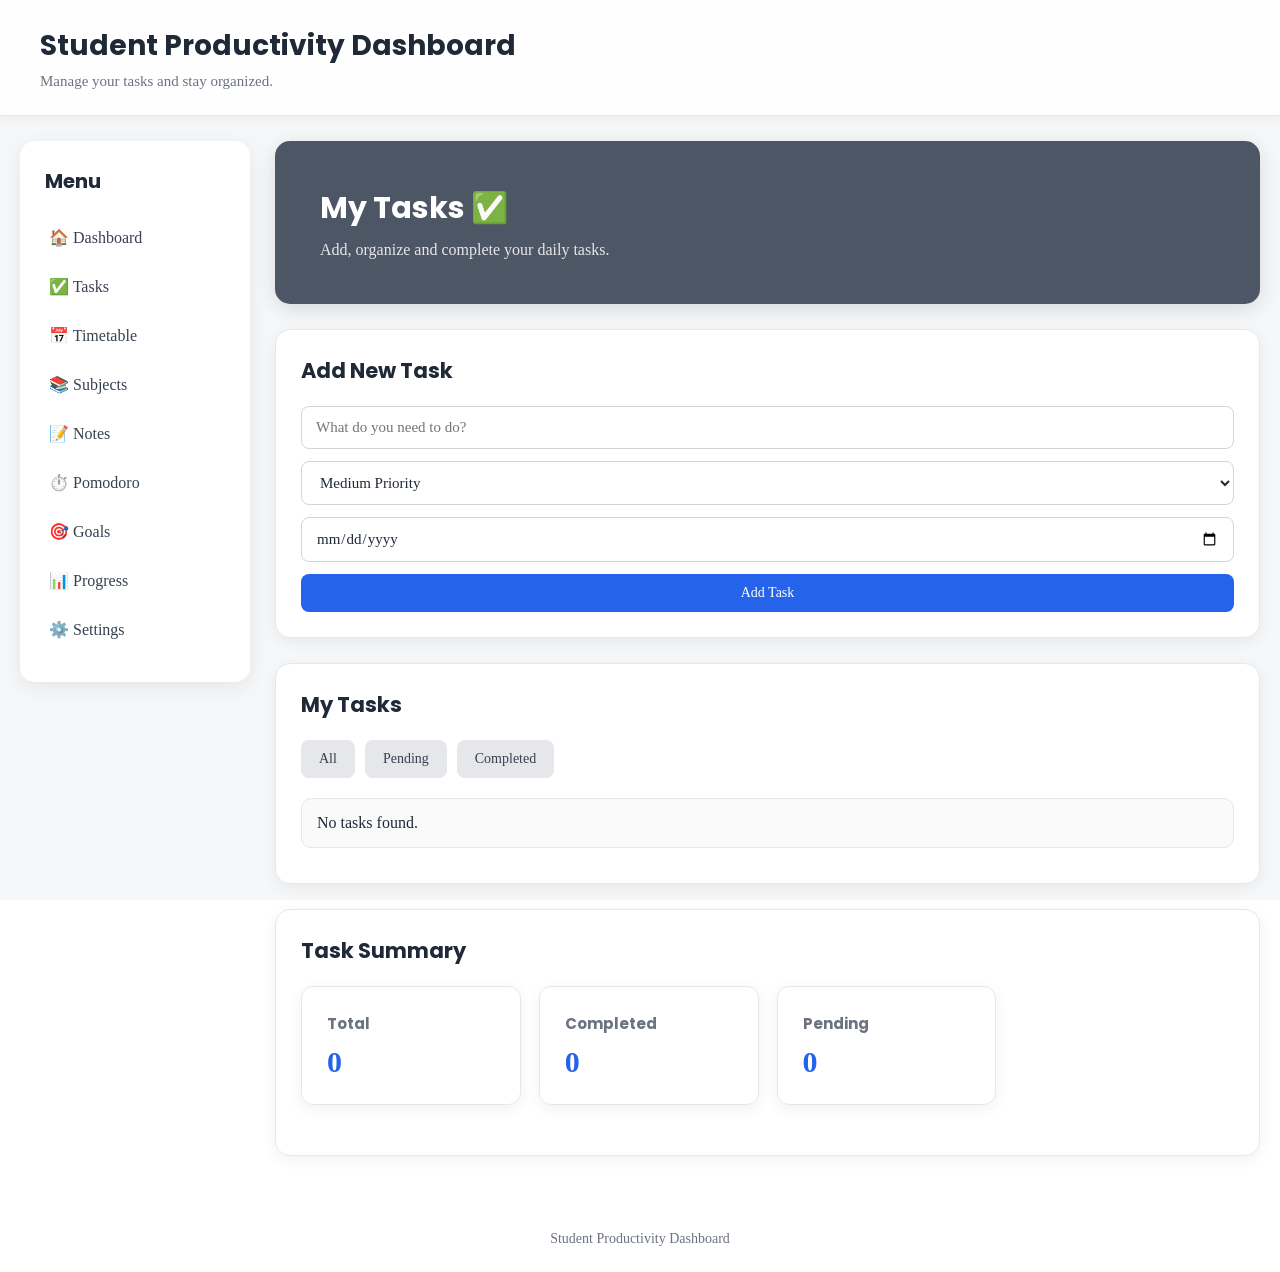
<file: tasks.html>
<!DOCTYPE html>
<html lang="en">

<head>
    <meta charset="UTF-8">
    <meta name="viewport" content="width=device-width, initial-scale=1.0">

    <title>Tasks | Student Productivity</title>
<link rel="preconnect" href="https://fonts.googleapis.com">
<link rel="preconnect" href="https://fonts.gstatic.com" crossorigin>

<link
    href="https://fonts.googleapis.com/css2?family=Inter:wght@400;500;600;700;800&family=Poppins:wght@500;600;700&display=swap"
    rel="stylesheet"
>
    <link rel="stylesheet" href="style.css">
</head>

<body>

    <!-- ================= HEADER ================= -->

    <header>
        <h1>Student Productivity Dashboard</h1>
        <p>Manage your tasks and stay organized.</p>
    </header>


    <!-- ================= MAIN LAYOUT ================= -->

    <main>

        <!-- ================= SIDEBAR ================= -->

        <aside>

            <h2>Menu</h2>

            <nav>
                <ul>

                    <li>
                        <a href="index.html">🏠 Dashboard</a>
                    </li>

                    <li>
                        <a href="tasks.html">✅ Tasks</a>
                    </li>

                    <li>
                        <a href="timetable.html">📅 Timetable</a>
                    </li>

                    <li>
                        <a href="subjects.html">📚 Subjects</a>
                    </li>

                    <li>
                        <a href="notes.html">📝 Notes</a>
                    </li>

                    <li>
                        <a href="pomodoro.html">⏱️ Pomodoro</a>
                    </li>

                    <li>
                        <a href="goals.html">🎯 Goals</a>
                    </li>

                    <li>
                        <a href="progress.html">📊 Progress</a>
                    </li>

                    <li>
                        <a href="settings.html">⚙️ Settings</a>
                    </li>

                </ul>
            </nav>

        </aside>


        <!-- ================= TASK CONTENT ================= -->

        <section class="dashboard-content">

            <!-- Page Heading -->

            <section class="welcome">

                <h2>My Tasks ✅</h2>

                <p>
                    Add, organize and complete your daily tasks.
                </p>

            </section>


            <!-- ================= ADD TASK ================= -->

            <section class="dashboard-section">

                <h2>Add New Task</h2>

                <form id="taskForm">

                    <input
                        type="text"
                        id="taskInput"
                        placeholder="What do you need to do?"
                        required
                    >


                    <select id="taskPriority">

                        <option value="low">
                            Low Priority
                        </option>

                        <option value="medium" selected>
                            Medium Priority
                        </option>

                        <option value="high">
                            High Priority
                        </option>

                    </select>


                    <input
                        type="date"
                        id="taskDate"
                    >


                    <button type="submit">
                        Add Task
                    </button>

                </form>

            </section>


            <!-- ================= TASK FILTER ================= -->

            <section class="dashboard-section">

                <h2>My Tasks</h2>

                <div class="task-filters">

                    <button id="allTasks">
                        All
                    </button>

                    <button id="pendingTasks">
                        Pending
                    </button>

                    <button id="completedTasksFilter">
                        Completed
                    </button>

                </div>


                <!-- Task List -->

                <ul id="taskList">

                    <!-- JavaScript will add tasks here -->

                </ul>

            </section>


            <!-- ================= TASK SUMMARY ================= -->

            <section class="dashboard-section">

                <h2>Task Summary</h2>

                <div class="summary">

                    <div class="card">

                        <h3>Total</h3>

                        <p id="totalTasks">
                            0
                        </p>

                    </div>


                    <div class="card">

                        <h3>Completed</h3>

                        <p id="completedTasks">
                            0
                        </p>

                    </div>


                    <div class="card">

                        <h3>Pending</h3>

                        <p id="pendingTaskCount">
                            0
                        </p>

                    </div>

                </div>

            </section>

        </section>

    </main>


    <!-- ================= FOOTER ================= -->

    <footer>

        <p>
            Student Productivity Dashboard
        </p>

    </footer>


    <!-- ================= JAVASCRIPT ================= -->

    <script src="app.js"></script>

</body>

</html>
</file>
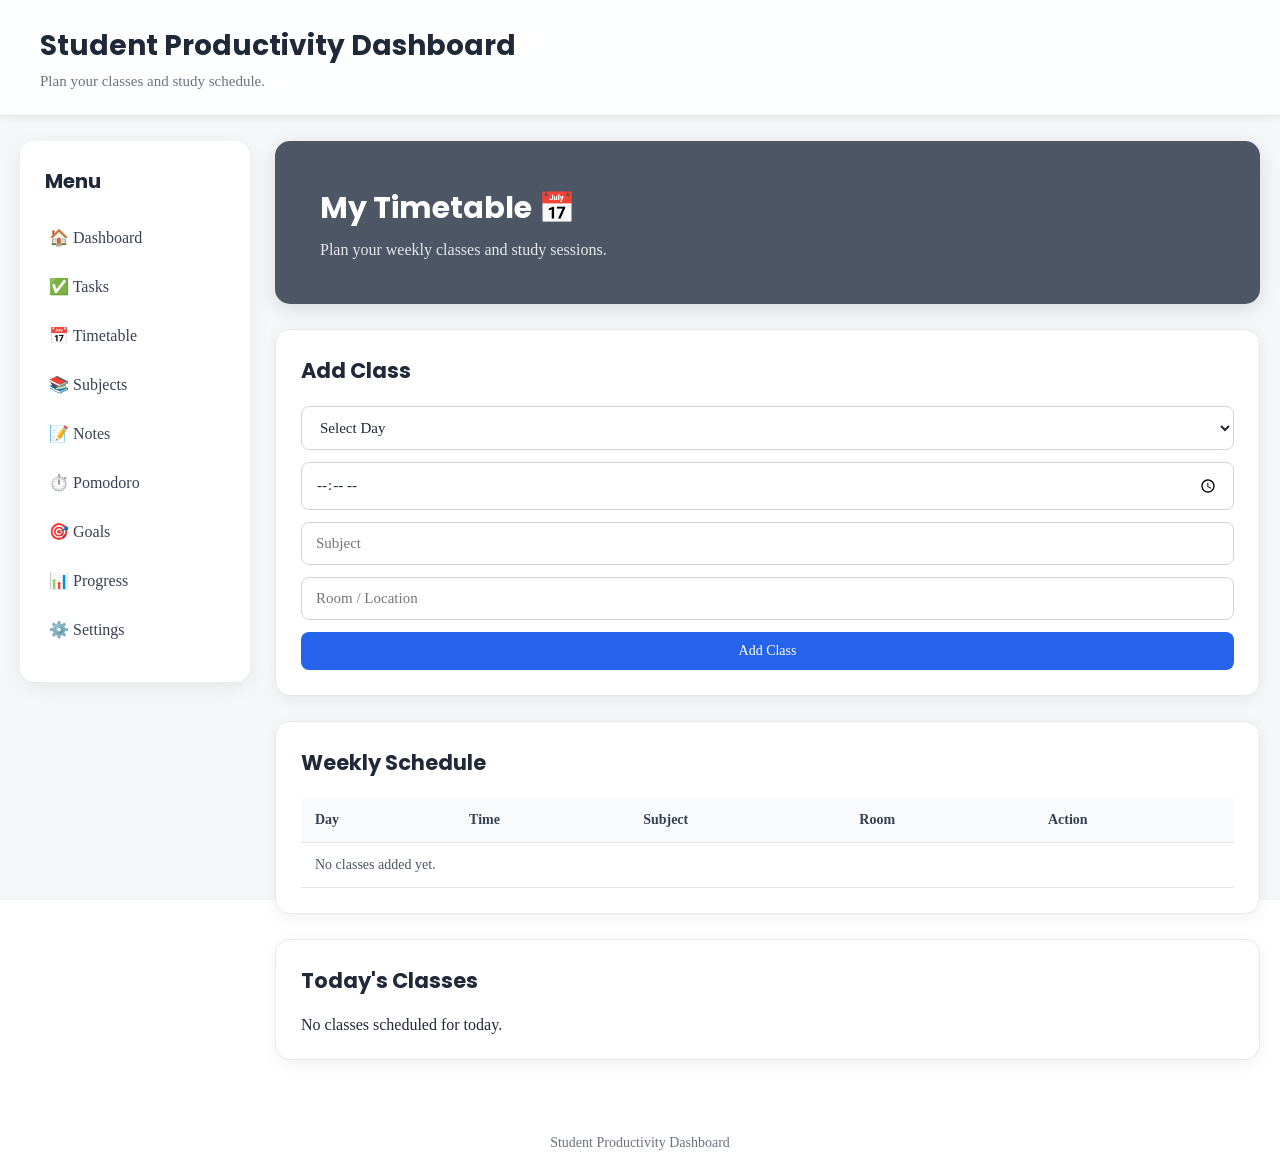
<file: timetable.html>
<!DOCTYPE html>
<html lang="en">

<head>
    <meta charset="UTF-8">
    <meta name="viewport" content="width=device-width, initial-scale=1.0">

    <title>Timetable | Student Productivity</title>
<link rel="preconnect" href="https://fonts.googleapis.com">
<link rel="preconnect" href="https://fonts.gstatic.com" crossorigin>

<link
    href="https://fonts.googleapis.com/css2?family=Inter:wght@400;500;600;700;800&family=Poppins:wght@500;600;700&display=swap"
    rel="stylesheet"
>
    <link rel="stylesheet" href="style.css">
</head>

<body>

    <!-- ================= HEADER ================= -->

    <header>
        <h1>Student Productivity Dashboard</h1>
        <p>Plan your classes and study schedule.</p>
    </header>


    <!-- ================= MAIN LAYOUT ================= -->

    <main>

        <!-- ================= SIDEBAR ================= -->

        <aside>

            <h2>Menu</h2>

            <nav>
                <ul>

                    <li>
                        <a href="index.html">🏠 Dashboard</a>
                    </li>

                    <li>
                        <a href="tasks.html">✅ Tasks</a>
                    </li>

                    <li>
                        <a href="timetable.html">📅 Timetable</a>
                    </li>

                    <li>
                        <a href="subjects.html">📚 Subjects</a>
                    </li>

                    <li>
                        <a href="notes.html">📝 Notes</a>
                    </li>

                    <li>
                        <a href="pomodoro.html">⏱️ Pomodoro</a>
                    </li>

                    <li>
                        <a href="goals.html">🎯 Goals</a>
                    </li>

                    <li>
                        <a href="progress.html">📊 Progress</a>
                    </li>

                    <li>
                        <a href="settings.html">⚙️ Settings</a>
                    </li>

                </ul>
            </nav>

        </aside>


        <!-- ================= TIMETABLE CONTENT ================= -->

        <section class="dashboard-content">


            <!-- Page Heading -->

            <section class="welcome">

                <h2>My Timetable 📅</h2>

                <p>
                    Plan your weekly classes and study sessions.
                </p>

            </section>


            <!-- ================= ADD CLASS ================= -->

            <section class="dashboard-section">

                <h2>Add Class</h2>

                <form id="timetableForm">

                    <!-- Day -->

                    <select id="day" required>

                        <option value="">
                            Select Day
                        </option>

                        <option value="Monday">
                            Monday
                        </option>

                        <option value="Tuesday">
                            Tuesday
                        </option>

                        <option value="Wednesday">
                            Wednesday
                        </option>

                        <option value="Thursday">
                            Thursday
                        </option>

                        <option value="Friday">
                            Friday
                        </option>

                        <option value="Saturday">
                            Saturday
                        </option>

                    </select>


                    <!-- Time -->

                    <input
                        type="time"
                        id="classTime"
                        required
                    >


                    <!-- Subject -->

                    <input
                        type="text"
                        id="subject"
                        placeholder="Subject"
                        required
                    >


                    <!-- Room -->

                    <input
                        type="text"
                        id="room"
                        placeholder="Room / Location"
                    >


                    <button type="submit">
                        Add Class
                    </button>

                </form>

            </section>


            <!-- ================= WEEKLY TIMETABLE ================= -->

            <section class="dashboard-section">

                <h2>Weekly Schedule</h2>

                <div class="table-container">

                    <table id="timetable">

                        <thead>

                            <tr>
                                <th>Day</th>
                                <th>Time</th>
                                <th>Subject</th>
                                <th>Room</th>
                                <th>Action</th>
                            </tr>

                        </thead>


                        <tbody id="timetableBody">

                            <!-- Classes will be added using JavaScript -->

                            <tr>
                                <td>Monday</td>
                                <td>09:00 AM</td>
                                <td>Data Structures</td>
                                <td>Room 201</td>
                                <td>
                                    <button class="delete-class">
                                        Delete
                                    </button>
                                </td>
                            </tr>


                            <tr>
                                <td>Tuesday</td>
                                <td>11:00 AM</td>
                                <td>Discrete Mathematics</td>
                                <td>Room 105</td>
                                <td>
                                    <button class="delete-class">
                                        Delete
                                    </button>
                                </td>
                            </tr>


                            <tr>
                                <td>Wednesday</td>
                                <td>02:00 PM</td>
                                <td>Digital Logic</td>
                                <td>Lab 2</td>
                                <td>
                                    <button class="delete-class">
                                        Delete
                                    </button>
                                </td>
                            </tr>

                        </tbody>

                    </table>

                </div>

            </section>


            <!-- ================= TODAY'S CLASSES ================= -->

            <section class="dashboard-section">

                <h2>Today's Classes</h2>

                <div id="todayClasses">

                    <p>
                        No classes scheduled for today.
                    </p>

                </div>

            </section>


        </section>

    </main>


    <!-- ================= FOOTER ================= -->

    <footer>

        <p>
            Student Productivity Dashboard
        </p>

    </footer>


    <!-- ================= JAVASCRIPT ================= -->

    <script src="app.js"></script>

</body>

</html>
</file>
<file: style.css>
/* =====================================================
   GLOBAL RESET
===================================================== */

* {
    margin: 0;
    padding: 0;
    box-sizing: border-box;
}


/* =====================================================
   BODY
===================================================== */

body {
    body {
    font-family: "Inter", sans-serif;
}

h1, h2, h3 {
    font-family: "Poppins", sans-serif;
}

    background-image:
        linear-gradient(
            rgba(244, 246, 248, 0.92),
            rgba(244, 246, 248, 0.92)
        ),
        url("https://images.unsplash.com/photo-1497633762265-9d179a990aa6");

    background-size: cover;
    background-position: center;
    background-attachment: fixed;

    color: #1f2937;

    min-height: 100vh;
}


/* =====================================================
   HEADER
===================================================== */

header {
    background: rgba(255, 255, 255, 0.95);

    padding: 25px 40px;

    border-bottom: 1px solid #e5e7eb;

    box-shadow: 0 2px 10px rgba(0, 0, 0, 0.05);
}

header h1 {
    font-size: 28px;
    margin-bottom: 6px;
}

header p {
    color: #6b7280;
    font-size: 15px;
}


/* =====================================================
   MAIN LAYOUT
===================================================== */

main {
    display: flex;

    max-width: 1400px;

    margin: 25px auto;

    padding: 0 20px;

    gap: 25px;
}


/* =====================================================
   SIDEBAR
===================================================== */

aside {
    width: 230px;

    flex-shrink: 0;

    background: rgba(255, 255, 255, 0.96);

    border-radius: 15px;

    padding: 25px 15px;

    height: fit-content;

    box-shadow: 0 5px 20px rgba(0, 0, 0, 0.07);
}

aside h2 {
    font-size: 20px;

    margin-bottom: 20px;

    padding-left: 10px;
}

nav ul {
    list-style: none;
}

nav li {
    margin-bottom: 6px;
}

nav a {
    display: block;

    text-decoration: none;

    color: #374151;

    padding: 12px 14px;

    border-radius: 8px;

    transition: 0.2s;
}

nav a:hover {
    background: #eef2ff;

    color: #2563eb;

    transform: translateX(3px);
}


/* =====================================================
   DASHBOARD CONTENT
===================================================== */

.dashboard-content {
    flex: 1;

    min-width: 0;
}


/* =====================================================
   WELCOME SECTION
===================================================== */

.welcome {
    background-image:
        linear-gradient(
            rgba(30, 41, 59, 0.78),
            rgba(30, 41, 59, 0.78)
        ),
        url("https://images.unsplash.com/photo-1456324504439-367cee3b3c32");

    background-size: cover;

    background-position: center;

    color: white;

    padding: 45px;

    border-radius: 15px;

    margin-bottom: 25px;

    box-shadow: 0 5px 20px rgba(0, 0, 0, 0.12);
}

.welcome h2 {
    font-size: 30px;

    margin-bottom: 10px;

    color: white;
}

.welcome p {
    color: #e5e7eb;

    font-size: 16px;
}


/* =====================================================
   SUMMARY CARDS
===================================================== */

.summary {
    display: grid;

    grid-template-columns: repeat(4, 1fr);

    gap: 18px;

    margin-bottom: 25px;
}

.card {
    background: rgba(255, 255, 255, 0.96);

    padding: 25px;

    border-radius: 12px;

    box-shadow: 0 4px 15px rgba(0, 0, 0, 0.06);

    border: 1px solid #e5e7eb;

    transition: 0.2s;
}

.card:hover {
    transform: translateY(-3px);

    box-shadow: 0 8px 20px rgba(0, 0, 0, 0.09);
}

.card h3 {
    font-size: 15px;

    color: #6b7280;

    margin-bottom: 10px;
}

.card p {
    font-size: 30px;

    font-weight: bold;

    color: #2563eb;
}

.card span {
    display: block;

    margin-top: 5px;

    color: #9ca3af;

    font-size: 13px;
}


/* =====================================================
   GENERAL SECTIONS
===================================================== */

.dashboard-section {
    background: rgba(255, 255, 255, 0.96);

    padding: 25px;

    border-radius: 15px;

    margin-bottom: 25px;

    box-shadow: 0 4px 15px rgba(0, 0, 0, 0.06);

    border: 1px solid #e5e7eb;
}

.dashboard-section h2 {
    margin-bottom: 20px;

    font-size: 21px;
}


/* =====================================================
   SECTION HEADER
===================================================== */

.section-header {
    display: flex;

    justify-content: space-between;

    align-items: center;

    margin-bottom: 15px;
}

.section-header a {
    text-decoration: none;

    color: #2563eb;

    font-size: 14px;
}

.section-header a:hover {
    text-decoration: underline;
}


/* =====================================================
   FORMS
===================================================== */

form {
    display: flex;

    flex-direction: column;

    gap: 12px;
}

input,
select,
textarea {
    width: 100%;

    padding: 12px 14px;

    border: 1px solid #d1d5db;

    border-radius: 8px;

    font-size: 15px;

    font-family: inherit;

    background: white;

    color: #1f2937;

    outline: none;

    transition: 0.2s;
}

input:focus,
select:focus,
textarea:focus {
    border-color: #2563eb;

    box-shadow: 0 0 0 3px rgba(37, 99, 235, 0.1);
}

textarea {
    resize: vertical;

    min-height: 150px;
}

label {
    font-size: 14px;

    font-weight: 600;

    color: #374151;

    margin-top: 5px;
}


/* =====================================================
   BUTTONS
===================================================== */

button {
    border: none;

    background: #2563eb;

    color: white;

    padding: 11px 18px;

    border-radius: 8px;

    cursor: pointer;

    font-size: 14px;

    font-family: inherit;

    transition: 0.2s;
}

button:hover {
    background: #1d4ed8;

    transform: translateY(-1px);
}

button:active {
    transform: translateY(0);
}


/* =====================================================
   QUICK ACTIONS
===================================================== */

.quick-actions {
    display: flex;

    flex-wrap: wrap;

    gap: 12px;
}

.quick-actions a {
    text-decoration: none;
}


/* =====================================================
   TABLES
===================================================== */

.table-container {
    width: 100%;

    overflow-x: auto;
}

table {
    width: 100%;

    border-collapse: collapse;

    min-width: 600px;
}

th,
td {
    padding: 14px;

    text-align: left;

    border-bottom: 1px solid #e5e7eb;
}

th {
    background: #f9fafb;

    font-size: 14px;

    color: #374151;
}

td {
    font-size: 14px;

    color: #4b5563;
}

tr:hover {
    background: #f9fafb;
}


/* =====================================================
   TASKS
===================================================== */

.task-filters {
    display: flex;

    gap: 10px;

    margin-bottom: 20px;

    flex-wrap: wrap;
}

.task-filters button {
    background: #e5e7eb;

    color: #374151;
}

.task-filters button:hover {
    background: #dbeafe;

    color: #2563eb;
}

#taskList {
    list-style: none;
}

#taskList li {
    display: flex;

    justify-content: space-between;

    align-items: center;

    padding: 15px;

    border: 1px solid #e5e7eb;

    border-radius: 10px;

    margin-bottom: 10px;

    background: #fafafa;
}


/* =====================================================
   NOTES
===================================================== */

#notesContainer {
    display: grid;

    grid-template-columns: repeat(2, 1fr);

    gap: 18px;
}

.note-card {
    background: #fff;

    border: 1px solid #e5e7eb;

    border-radius: 12px;

    padding: 20px;

    box-shadow: 0 3px 10px rgba(0, 0, 0, 0.05);
}

.note-card h3 {
    margin-bottom: 10px;
}

.note-card p {
    color: #6b7280;

    line-height: 1.6;

    margin-bottom: 15px;
}

.note-card span {
    display: inline-block;

    background: #eef2ff;

    color: #2563eb;

    padding: 5px 9px;

    border-radius: 5px;

    font-size: 12px;

    margin-bottom: 15px;
}

.delete-note {
    display: block;

    background: #ef4444;
}

.delete-note:hover {
    background: #dc2626;
}


/* =====================================================
   POMODORO
===================================================== */

.timer-section {
    text-align: center;
}

.timer-section h2 {
    color: #2563eb;
}

#timerDisplay {
    font-size: 80px;

    font-weight: bold;

    margin: 25px 0;

    letter-spacing: 3px;
}

.timer-controls {
    display: flex;

    justify-content: center;

    gap: 12px;

    flex-wrap: wrap;
}


/* =====================================================
   PROGRESS
===================================================== */

.progress-container {
    margin-top: 15px;
}

.progress-bar {
    width: 100%;

    height: 12px;

    background: #e5e7eb;

    border-radius: 10px;

    overflow: hidden;
}

.progress-fill {
    height: 100%;

    background: #2563eb;

    border-radius: 10px;

    transition: width 0.4s ease;
}

.progress-container p {
    margin-top: 8px;

    font-size: 14px;

    color: #6b7280;
}


/* =====================================================
   WEEKLY PROGRESS
===================================================== */

.weekly-progress {
    display: flex;

    flex-direction: column;

    gap: 15px;
}

.day-progress {
    display: grid;

    grid-template-columns: 50px 1fr;

    align-items: center;

    gap: 15px;
}

.day-progress span {
    font-weight: 600;

    font-size: 14px;
}

.mini-progress {
    height: 10px;

    background: #e5e7eb;

    border-radius: 10px;

    overflow: hidden;
}

.mini-progress-fill {
    height: 100%;

    background: #2563eb;

    border-radius: 10px;
}


/* =====================================================
   ACHIEVEMENTS
===================================================== */

.achievements {
    display: grid;

    grid-template-columns: repeat(2, 1fr);

    gap: 15px;
}

.achievement-card {
    padding: 20px;

    border: 1px solid #e5e7eb;

    border-radius: 10px;

    background: #fafafa;
}

.achievement-card h3 {
    margin-bottom: 8px;
}

.achievement-card p {
    color: #6b7280;

    font-size: 14px;

    line-height: 1.5;
}


/* =====================================================
   GOALS
===================================================== */

.goal-card {
    padding: 22px;

    border: 1px solid #e5e7eb;

    border-radius: 12px;

    margin-bottom: 15px;

    background: #fafafa;
}

.goal-header {
    display: flex;

    justify-content: space-between;

    align-items: center;

    gap: 15px;

    margin-bottom: 12px;
}

.goal-category {
    background: #eef2ff;

    color: #2563eb;

    padding: 5px 9px;

    border-radius: 5px;

    font-size: 12px;

    white-space: nowrap;
}

.goal-actions,
.subject-actions,
.settings-actions {
    display: flex;

    flex-wrap: wrap;

    gap: 10px;

    margin-top: 15px;
}

.delete-goal,
.delete-subject {
    background: #ef4444;
}

.delete-goal:hover,
.delete-subject:hover {
    background: #dc2626;
}


/* =====================================================
   SUBJECTS
===================================================== */

#subjectsContainer {
    display: grid;

    grid-template-columns: repeat(2, 1fr);

    gap: 18px;
}

.subject-card {
    padding: 22px;

    border: 1px solid #e5e7eb;

    border-radius: 12px;

    background: #fafafa;
}

.subject-header {
    display: flex;

    justify-content: space-between;

    align-items: center;

    gap: 10px;

    margin-bottom: 12px;
}

.subject-header span {
    font-size: 12px;

    background: #eef2ff;

    color: #2563eb;

    padding: 5px 9px;

    border-radius: 5px;
}

.subject-card p {
    color: #6b7280;

    margin-bottom: 8px;

    font-size: 14px;
}


/* =====================================================
   SETTINGS
===================================================== */

.dashboard-section > p {
    color: #6b7280;

    line-height: 1.6;

    margin-bottom: 15px;
}

.dashboard-section label {
    display: block;

    margin-bottom: 8px;
}

.dashboard-section label input[type="checkbox"] {
    width: auto;

    margin-right: 8px;
}


/* =====================================================
   QUOTE
===================================================== */

.quote {
    background: rgba(255, 255, 255, 0.95);

    padding: 25px;

    border-radius: 12px;

    text-align: center;

    margin-bottom: 25px;

    box-shadow: 0 4px 15px rgba(0, 0, 0, 0.06);
}

.quote p {
    font-style: italic;

    color: #6b7280;
}


/* =====================================================
   FOOTER
===================================================== */

footer {
    text-align: center;

    padding: 25px;

    color: #6b7280;

    font-size: 14px;
}


/* =====================================================
   RESPONSIVE DESIGN
===================================================== */

@media (max-width: 1000px) {

    main {
        flex-direction: column;
    }

    aside {
        width: 100%;
    }

    nav ul {
        display: flex;

        flex-wrap: wrap;

        gap: 5px;
    }

    nav li {
        margin-bottom: 0;
    }

    nav a {
        padding: 9px 11px;
    }

    .summary {
        grid-template-columns: repeat(2, 1fr);
    }

    #notesContainer,
    #subjectsContainer {
        grid-template-columns: 1fr;
    }
}


@media (max-width: 600px) {

    header {
        padding: 20px;
    }

    header h1 {
        font-size: 22px;
    }

    main {
        padding: 0 12px;
    }

    .summary {
        grid-template-columns: 1fr;
    }

    .welcome {
        padding: 30px 20px;
    }

    .welcome h2 {
        font-size: 24px;
    }

    .dashboard-section {
        padding: 18px;
    }

    #timerDisplay {
        font-size: 55px;
    }

    .goal-header,
    .subject-header {
        flex-direction: column;

        align-items: flex-start;
    }
    .dark-mode {
    background:
        radial-gradient(
            circle at 10% 10%,
            rgba(99, 102, 241, 0.12),
            transparent 30%
        ),
        #0f172a;

    color: #e5e7eb;
}


}
</file>
